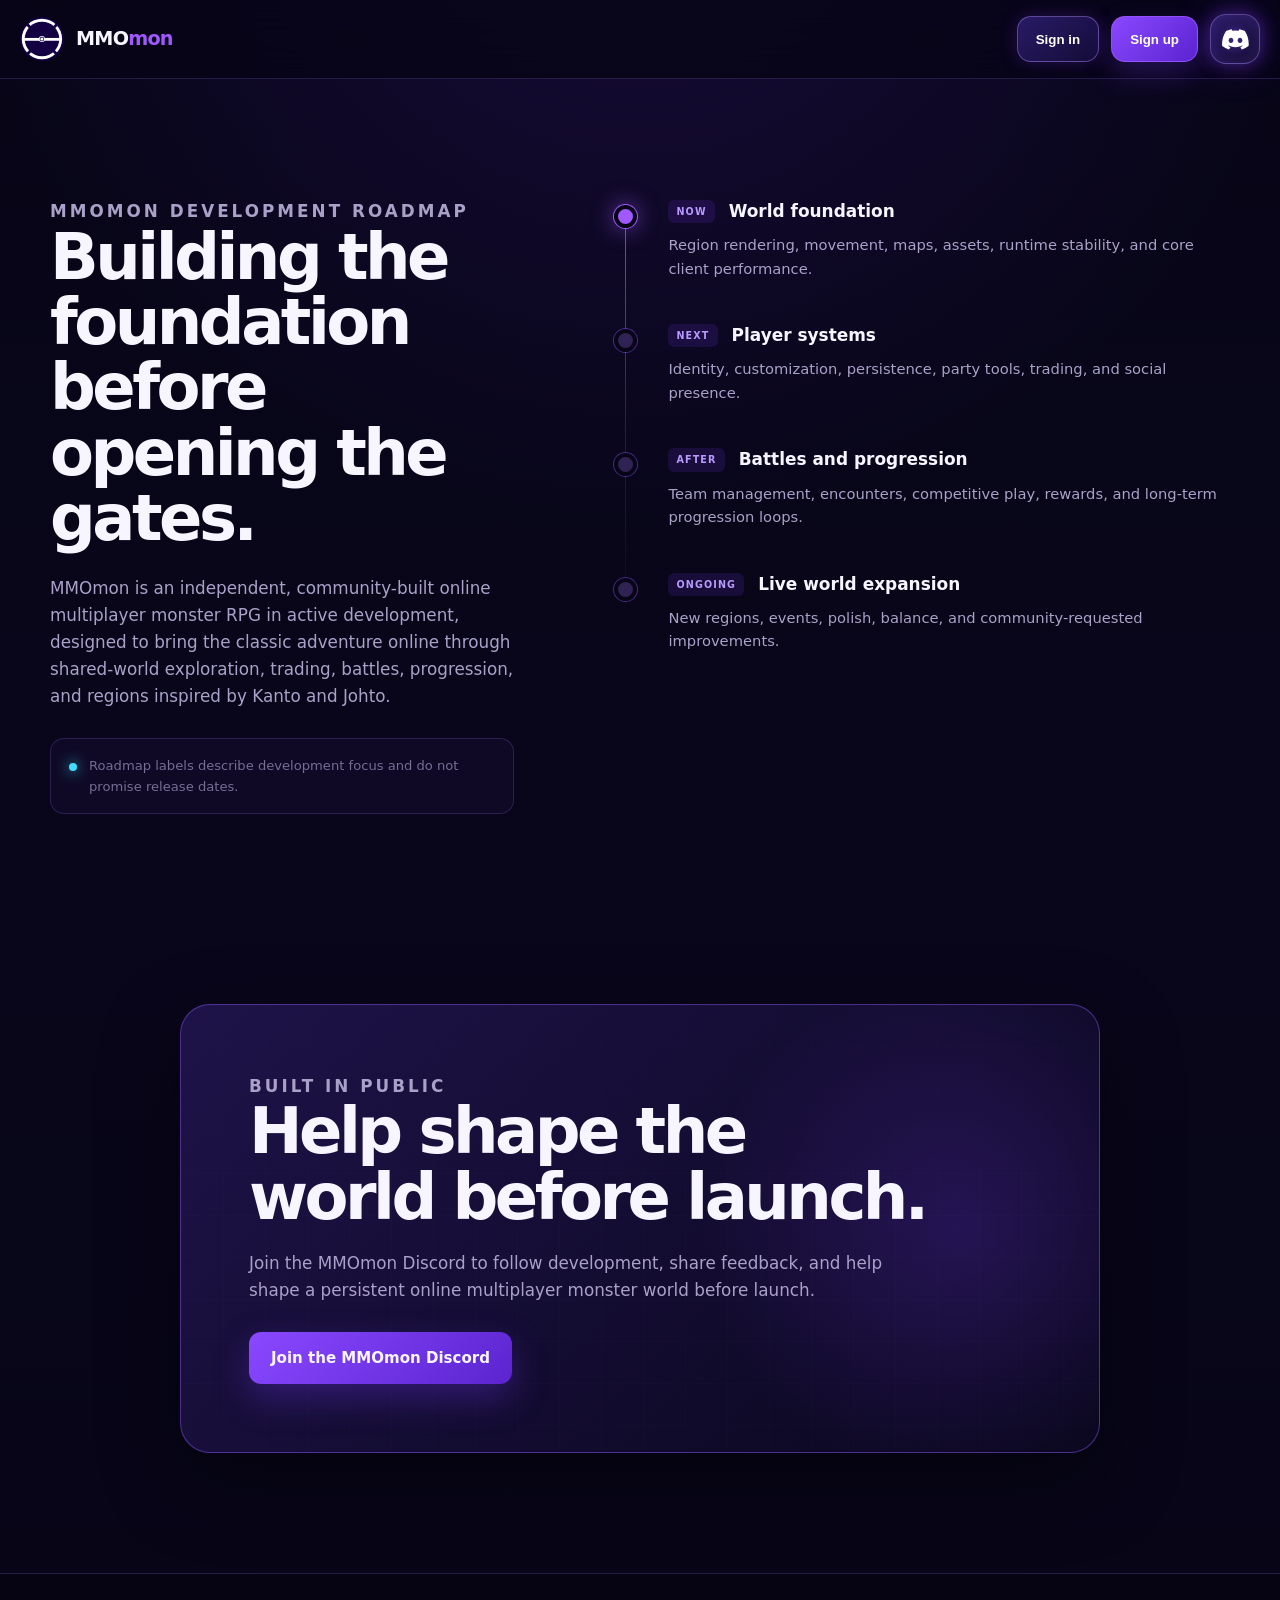
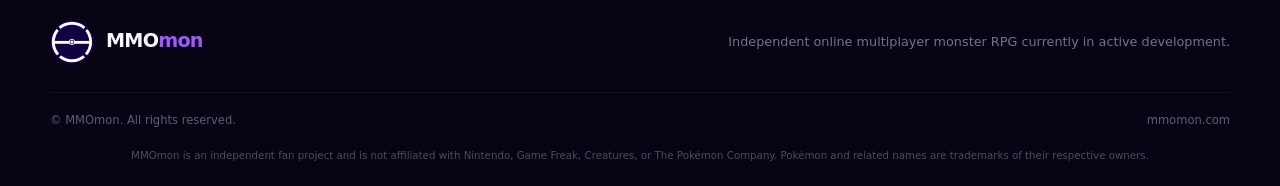
<file: index.html>
<!doctype html>
<html lang="en" prefix="og: https://ogp.me/ns#">
<head>
  <meta charset="utf-8">
  <meta name="viewport" content="width=device-width,initial-scale=1,viewport-fit=cover">
  <meta name="theme-color" content="#09061d">
  <meta name="color-scheme" content="dark">
  <meta name="referrer" content="strict-origin-when-cross-origin">
  <meta http-equiv="Content-Security-Policy" content="default-src 'self'; connect-src https://mmomon-edge-authority.ajis90.workers.dev; img-src 'self' data:; style-src 'self' 'unsafe-inline'; script-src 'self' 'unsafe-inline'; object-src 'none'; base-uri 'self'; form-action 'self'; upgrade-insecure-requests">
  <meta name="robots" content="index,follow,max-image-preview:large,max-snippet:-1,max-video-preview:-1">
  <meta name="googlebot" content="index,follow,max-image-preview:large,max-snippet:-1,max-video-preview:-1">
  <meta name="application-name" content="MMOmon">
  <meta name="apple-mobile-web-app-title" content="MMOmon">
  <meta name="author" content="MMOmon">
  <meta name="description" content="MMOmon is an independent online multiplayer monster RPG in active development, featuring shared-world exploration, trading, battles, progression, and classic-style regions.">
  <meta name="keywords" content="MMOmon, MMO, MMORPG, online, multiplayer, mon, monster MMO, monster RPG, monster catching, creature collecting, online RPG, multiplayer RPG, classic adventure online, shared world, persistent world, trading, trainer battles, player progression, fan game, poke, Pokemon, Pokémon, HeartGold, Heart Gold, SoulSilver, Soul Silver, FireRed, Fire Red, Kanto, Johto, desktop game, PC game">

  <meta property="og:locale" content="en_US">
  <meta property="og:site_name" content="MMOmon">
  <meta property="og:title" content="MMOmon | Play the Classic Monster Adventure Online">
  <meta property="og:description" content="Follow MMOmon development and help shape an online multiplayer monster RPG with trading, battles, progression, and shared-world exploration.">
  <meta property="og:type" content="website">
  <meta property="og:url" content="https://mmomon.com/">
  <meta property="og:updated_time" content="2026-07-19T00:00:00Z">
  <meta property="og:image" content="https://mmomon.com/assets/mmomon-discord-card-hq-v7.png">
  <meta property="og:image:secure_url" content="https://mmomon.com/assets/mmomon-discord-card-hq-v7.png">
  <meta property="og:image:type" content="image/png">
  <meta property="og:image:width" content="1200">
  <meta property="og:image:height" content="630">
  <meta property="og:image:alt" content="MMOmon — Play the classic adventure online">

  <meta name="twitter:card" content="summary_large_image">
  <meta name="twitter:domain" content="mmomon.com">
  <meta name="twitter:url" content="https://mmomon.com/">
  <meta name="twitter:title" content="MMOmon | Play the Classic Monster Adventure Online">
  <meta name="twitter:description" content="Follow MMOmon development and help shape an online multiplayer monster RPG with a persistent shared world.">
  <meta name="twitter:image" content="https://mmomon.com/assets/mmomon-discord-card-hq-v7.png">
  <meta name="twitter:image:alt" content="MMOmon — Play the classic adventure online">

  <title>MMOmon | Play the Classic Monster Adventure Online</title>
  <link rel="canonical" href="https://mmomon.com/">
  <link rel="image_src" href="https://mmomon.com/assets/mmomon-discord-card-hq-v7.png">
  <link rel="sitemap" type="application/xml" href="https://mmomon.com/sitemap.xml">
  <link rel="icon" type="image/x-icon" href="favicon.ico?v=258" sizes="256x256">
  <link rel="shortcut icon" type="image/x-icon" href="favicon.ico?v=258">
  <link rel="icon" type="image/svg+xml" href="assets/mmomon-logo.svg?v=4">
  <link rel="manifest" href="site.webmanifest">
  <link rel="preload" href="assets/mmomon-logo.svg?v=4" as="image" type="image/svg+xml" fetchpriority="high">

  <script type="application/ld+json">
  {
    "@context": "https://schema.org",
    "@graph": [
      {
        "@type": "Organization",
        "@id": "https://mmomon.com/#organization",
        "name": "MMOmon",
        "url": "https://mmomon.com/",
        "logo": {
          "@type": "ImageObject",
          "url": "https://mmomon.com/assets/mmomon-logo.svg",
          "width": 103,
          "height": 103
        },
        "sameAs": ["https://discord.gg/MdqeHNfyNx"]
      },
      {
        "@type": "VideoGame",
        "@id": "https://mmomon.com/#game",
        "name": "MMOmon",
        "url": "https://mmomon.com/",
        "description": "An independent online multiplayer monster RPG in active development, bringing classic-style adventures, trading, battles, progression, and shared-world exploration online.",
        "genre": ["MMORPG", "Monster-catching RPG", "Multiplayer role-playing game", "Adventure"],
        "gamePlatform": "PC",
        "operatingSystem": "Windows",
        "publisher": {"@id": "https://mmomon.com/#organization"},
        "image": "https://mmomon.com/assets/mmomon-discord-card-hq-v7.png",
        "keywords": ["MMOmon", "MMO", "online multiplayer", "monster RPG", "monster catching", "creature collecting", "persistent shared world", "trading", "trainer battles", "Kanto", "Johto", "HeartGold", "SoulSilver", "FireRed", "Pokemon", "Pokémon"],
        "inLanguage": "en-US"
      },
      {
        "@type": "WebSite",
        "@id": "https://mmomon.com/#website",
        "url": "https://mmomon.com/",
        "name": "MMOmon",
        "alternateName": "MMOmon Online Multiplayer Monster RPG",
        "description": "The official website for MMOmon, an independent online multiplayer monster RPG in active development.",
        "publisher": {"@id": "https://mmomon.com/#organization"},
        "inLanguage": "en-US"
      },
      {
        "@type": "WebPage",
        "@id": "https://mmomon.com/#webpage",
        "url": "https://mmomon.com/",
        "name": "MMOmon | Play the Classic Monster Adventure Online",
        "description": "MMOmon is an independent online multiplayer monster RPG featuring a persistent shared world, player progression, trading, battles, and expanding regions.",
        "isPartOf": {"@id": "https://mmomon.com/#website"},
        "about": {"@id": "https://mmomon.com/#game"},
        "mainEntity": {"@id": "https://mmomon.com/#game"},
        "primaryImageOfPage": {
          "@type": "ImageObject",
          "url": "https://mmomon.com/assets/mmomon-discord-card-hq-v7.png",
          "width": 1200,
          "height": 630
        },
        "dateModified": "2026-07-19",
        "inLanguage": "en-US"
      }
    ]
  }
  </script>

  <script>
    if ('scrollRestoration' in history) history.scrollRestoration = 'manual';
    addEventListener('pageshow', () => {
      const navigation = performance.getEntriesByType?.('navigation')[0];
      if (!navigation || navigation.type === 'reload') scrollTo(0, 0);
    }, { once: true });
  </script>
  <link rel="stylesheet" href="/account-portal.css?v=4">
  <style>
    :root{--bg:#070516;--line:rgba(157,120,255,.2);--line2:rgba(145,86,255,.46);--text:#f7f5ff;--muted:#aaa1c8;--muted2:#776e94;--violet:#a058ff;--cyan:#42dcff;--max:1180px;--shadow:0 28px 80px rgba(0,0,0,.42)}
    *{box-sizing:border-box}
    html{scroll-behavior:smooth;background:var(--bg)}
    body{margin:0;min-width:320px;color:var(--text);font:16px/1.6 Inter,ui-sans-serif,system-ui,-apple-system,BlinkMacSystemFont,"Segoe UI",sans-serif;background:radial-gradient(circle at 50% -10%,rgba(94,43,210,.2),transparent 34%),linear-gradient(180deg,#070516 0%,#09061b 45%,#070516 100%);overflow-x:hidden}
    body:before,body:after{content:"";position:fixed;z-index:-1;width:42vw;aspect-ratio:1;border-radius:50%;filter:blur(100px);pointer-events:none}
    body:before{left:-20vw;top:12vh;background:#7d3cff;opacity:.14}
    body:after{right:-24vw;bottom:-28vw;background:#42dcff;opacity:.07}
    img,svg{display:block}a{color:inherit;text-decoration:none}.shell{width:min(calc(100% - 40px),var(--max));margin-inline:auto}
    .skip{position:fixed;left:16px;top:-80px;z-index:999;padding:12px 18px;border-radius:12px;background:#fff;color:#100832;font-weight:800}.skip:focus{top:16px}
    header{position:fixed;inset:0 0 auto;z-index:100;background:rgba(7,5,22,.78);border-bottom:1px solid var(--line);backdrop-filter:blur(18px);-webkit-backdrop-filter:blur(18px)}
    .nav{width:min(calc(100% - 40px),1320px);height:78px;margin:auto;display:grid;grid-template-columns:1fr auto;align-items:center;gap:28px}
    .brand{display:inline-flex;align-items:center;gap:12px;width:max-content;font-size:1.2rem;font-weight:900;letter-spacing:-.04em}.brand img{width:44px;height:44px;object-fit:contain}.brand span span{color:var(--violet)}
    .discord{position:relative;display:grid;place-items:center;width:50px;height:50px;border:1px solid rgba(180,145,255,.42);border-radius:16px;color:#fff;background:linear-gradient(145deg,rgba(106,70,255,.34),rgba(67,37,151,.25));box-shadow:0 0 18px rgba(125,60,255,.44),0 0 42px rgba(125,60,255,.24),inset 0 0 18px rgba(170,130,255,.12);transition:.2s ease}
    .discord:before{content:"";position:absolute;inset:7px;border-radius:11px;background:radial-gradient(circle,rgba(144,104,255,.28),transparent 68%)}.discord svg{position:relative;width:27px;height:27px}.discord:hover,.discord:focus-visible{transform:translateY(-2px) scale(1.04);border-color:rgba(206,184,255,.75);box-shadow:0 0 24px rgba(137,79,255,.7),0 0 58px rgba(103,55,230,.38),inset 0 0 20px rgba(190,155,255,.18);outline:none}
    main{padding-top:78px}.section{position:relative;padding:120px 0}.roadmap{display:grid;grid-template-columns:.86fr 1.14fr;gap:100px;align-items:start}.copy{position:sticky;top:130px}.eyebrow{margin:0 0 22px;color:#bca9e8;font-size:.78rem;font-weight:900;letter-spacing:.18em;text-transform:uppercase}.copy h1,.community h2{margin:0 0 24px;font-size:clamp(2.3rem,5vw,4.5rem);line-height:1.02;letter-spacing:-.055em}.copy>p,.community p{margin:0;color:var(--muted);font-size:1.05rem}.notice{display:flex;gap:12px;margin-top:28px;padding:16px 18px;border:1px solid var(--line);border-radius:14px;background:rgba(20,13,49,.55)}.notice i{flex:0 0 8px;width:8px;height:8px;margin-top:8px;border-radius:50%;background:var(--cyan);box-shadow:0 0 14px var(--cyan)}.notice p{margin:0;color:var(--muted2);font-size:.82rem}
    .timeline{position:relative}.timeline:before{content:"";position:absolute;left:11px;top:22px;bottom:24px;width:1px;background:linear-gradient(#7d3cff,var(--line),transparent)}.item{position:relative;padding:0 0 42px 54px}.item:last-child{padding-bottom:0}.marker{position:absolute;left:0;top:7px;width:23px;height:23px;border:4px solid var(--bg);border-radius:50%;background:#302354;box-shadow:0 0 0 1px var(--line2)}.item.active .marker{background:var(--violet);box-shadow:0 0 0 1px var(--violet),0 0 22px rgba(160,88,255,.65)}.meta{display:flex;align-items:center;gap:14px;margin-bottom:8px}.meta span{padding:4px 8px;border-radius:6px;background:rgba(125,60,255,.14);color:#b89aff;font-size:.6rem;font-weight:900;letter-spacing:.12em}.meta strong{font-size:1.06rem}.item p{margin:0;color:var(--muted);font-size:.92rem}
    .community-section{padding-top:70px}.community{position:relative;max-width:920px;padding:68px;overflow:hidden;border:1px solid var(--line2);border-radius:30px;background:radial-gradient(circle at 85% 50%,rgba(125,60,255,.2),transparent 32%),linear-gradient(135deg,rgba(32,20,76,.94),rgba(10,7,29,.94));box-shadow:var(--shadow)}.community:before{content:"";position:absolute;inset:0;opacity:.25;background-image:linear-gradient(rgba(255,255,255,.04) 1px,transparent 1px),linear-gradient(90deg,rgba(255,255,255,.04) 1px,transparent 1px);background-size:42px 42px}.community-copy{position:relative;z-index:1}.community h2{max-width:680px;margin-bottom:20px}.community p{max-width:650px}.button{display:inline-flex;align-items:center;justify-content:center;min-height:52px;margin-top:28px;padding:0 22px;border-radius:12px;background:linear-gradient(135deg,#8a48ff,#5b24d0);box-shadow:0 14px 34px rgba(103,49,223,.35);font-size:.94rem;font-weight:850;transition:.2s ease}.button:hover{transform:translateY(-2px);box-shadow:0 18px 44px rgba(103,49,223,.46)}
    footer{padding:46px 0 22px;border-top:1px solid var(--line);background:rgba(5,4,15,.45)}.footer-main{display:grid;grid-template-columns:1fr 1.4fr;align-items:center;gap:30px}.footer-main p{margin:0;color:var(--muted2);font-size:.8rem;text-align:right}.footer-bottom{display:flex;justify-content:space-between;margin-top:28px;padding-top:18px;border-top:1px solid rgba(143,98,255,.1);color:#615978;font-size:.72rem}.legal{width:min(calc(100% - 40px),var(--max));margin:18px auto 0;color:#4f4964;font-size:.64rem;text-align:center}
    @media(max-width:1060px){.roadmap{grid-template-columns:1fr;gap:56px}.copy{position:static}.community{text-align:center}.community p{margin-inline:auto}.button{margin-inline:auto}}
    @media(max-width:720px){.shell,.nav{width:min(calc(100% - 28px),var(--max))}.nav{height:70px}.brand img{width:38px;height:38px}.discord{width:46px;height:46px;border-radius:14px}.discord svg{width:25px;height:25px}main{padding-top:70px}.section{padding:88px 0}.roadmap{gap:52px}.copy h1,.community h2{font-size:clamp(2.25rem,12vw,3.4rem)}.item{padding-left:46px}.community-section{padding-top:30px}.community{padding:42px 22px;border-radius:24px}.button{width:100%}.footer-main{grid-template-columns:1fr;text-align:center}.footer-main .brand{margin-inline:auto}.footer-main p{text-align:center}.footer-bottom{gap:14px;flex-direction:column;align-items:center}.legal{width:min(calc(100% - 28px),var(--max))}}
    @media(prefers-reduced-motion:reduce){html{scroll-behavior:auto}*{transition:none!important}}

    .nav-actions{display:flex;align-items:center;gap:12px}.account-button{min-height:46px;padding:0 18px;border:1px solid rgba(180,145,255,.42);border-radius:14px;color:#fff;background:linear-gradient(145deg,rgba(106,70,255,.34),rgba(67,37,151,.25));font-weight:850;cursor:pointer;box-shadow:0 0 18px rgba(125,60,255,.24);transition:.2s ease}.account-button:hover,.account-button:focus-visible{transform:translateY(-2px);border-color:rgba(206,184,255,.75);outline:none}.account-button-primary{border-color:rgba(160,88,255,.78);background:linear-gradient(135deg,#8a48ff,#5b24d0);box-shadow:0 12px 28px rgba(103,49,223,.3)}.account-profile-button{position:relative;display:grid;place-items:center;width:46px;height:46px;padding:0;border:1px solid rgba(98,224,255,.58);border-radius:50%;color:#eefcff;background:radial-gradient(circle at 34% 26%,rgba(103,225,255,.34),transparent 38%),linear-gradient(145deg,#4d2cae,#211250);box-shadow:0 0 22px rgba(66,220,255,.2),0 10px 28px rgba(23,9,70,.34);cursor:pointer;transition:.2s ease}.account-profile-button[hidden]{display:none!important}.account-profile-button svg{width:23px;height:23px;fill:currentColor}.account-profile-button:hover,.account-profile-button:focus-visible{transform:translateY(-2px) scale(1.03);border-color:rgba(191,247,255,.92);box-shadow:0 0 28px rgba(66,220,255,.34),0 12px 30px rgba(23,9,70,.42);outline:none}.account-profile-status{position:absolute;right:0;bottom:1px;width:12px;height:12px;border:2px solid #120b31;border-radius:50%;background:#55e6a5;box-shadow:0 0 10px rgba(85,230,165,.8)}
    .account-dialog{width:min(92vw,540px);max-height:min(88vh,760px);padding:0;border:1px solid var(--line2);border-radius:26px;color:var(--text);background:transparent;box-shadow:0 34px 100px rgba(0,0,0,.68);overflow:auto}.account-dialog::backdrop{background:rgba(3,2,12,.78);backdrop-filter:blur(8px)}.account-panel{position:relative;padding:34px;background:radial-gradient(circle at 90% 0,rgba(125,60,255,.24),transparent 35%),linear-gradient(145deg,#17103b,#09071f)}.account-close{position:absolute;right:16px;top:14px;width:40px;height:40px;border:0;border-radius:12px;color:var(--muted);background:rgba(255,255,255,.05);font-size:1.65rem;line-height:1;cursor:pointer}.account-close:hover,.account-close:focus-visible{color:#fff;background:rgba(255,255,255,.1);outline:none}.account-panel h2{margin:0 34px 12px 0;font-size:clamp(1.7rem,5vw,2.35rem);line-height:1.08;letter-spacing:-.04em}.account-intro,.account-note,.account-session p{color:var(--muted);font-size:.9rem}.account-tabs{display:grid;grid-template-columns:1fr 1fr;gap:8px;margin:24px 0 16px;padding:5px;border:1px solid var(--line);border-radius:14px;background:rgba(255,255,255,.025)}.account-tabs button{min-height:42px;border:0;border-radius:10px;color:var(--muted);background:transparent;font-weight:800;cursor:pointer}.account-tabs button[aria-selected="true"]{color:#fff;background:linear-gradient(135deg,rgba(138,72,255,.86),rgba(91,36,208,.86));box-shadow:0 8px 24px rgba(81,38,177,.28)}.account-status{min-height:24px;margin:0 0 10px;color:#b9edff;font-size:.84rem}.account-status.is-error{color:#ffb7cb}.account-form[hidden]{display:none!important}.account-form{display:grid;gap:14px}.account-form label{display:grid;gap:7px;color:#dcd5f3;font-size:.82rem;font-weight:750}.account-form input{width:100%;height:48px;padding:0 14px;border:1px solid var(--line);border-radius:12px;color:#fff;background:rgba(4,3,15,.68);outline:none}.account-form input:focus{border-color:rgba(160,88,255,.8);box-shadow:0 0 0 3px rgba(160,88,255,.16)}.account-submit{min-height:48px;margin-top:4px;border:0;border-radius:12px;color:#fff;background:linear-gradient(135deg,#8a48ff,#5b24d0);font-weight:850;cursor:pointer;box-shadow:0 12px 30px rgba(103,49,223,.3)}.account-submit:disabled{opacity:.55;cursor:wait}.account-actions{display:flex;align-items:center;justify-content:space-between;gap:12px;margin-top:2px}.account-link{padding:4px 0;border:0;color:#b9a8e8;background:transparent;font:inherit;font-size:.78rem;font-weight:750;cursor:pointer;text-decoration:underline;text-underline-offset:3px}.account-link:hover,.account-link:focus-visible{color:#fff;outline:none}.account-session{padding:18px;border:1px solid rgba(66,220,255,.24);border-radius:16px;background:rgba(66,220,255,.05)}.account-profile-summary{display:flex;align-items:center;gap:13px;margin-bottom:14px}.account-profile-avatar{display:grid;place-items:center;flex:0 0 auto;width:48px;height:48px;border:1px solid rgba(127,232,255,.5);border-radius:50%;color:#eefcff;background:linear-gradient(145deg,rgba(99,65,219,.92),rgba(37,20,91,.94));box-shadow:0 0 20px rgba(66,220,255,.17)}.account-profile-avatar svg{width:24px;height:24px;fill:currentColor}.account-profile-copy{min-width:0}.account-profile-label{display:block;margin-bottom:3px;color:#8de9ff;font-size:.7rem;font-weight:850;letter-spacing:.12em;text-transform:uppercase}.account-profile-copy strong{display:block;overflow:hidden;color:#fff;font-size:.93rem;text-overflow:ellipsis;white-space:nowrap}.account-session p{margin:0 0 8px}.account-session strong{color:#fff}.account-logout{width:100%;margin-top:12px}.account-note{margin:18px 0 0;font-size:.74rem;color:var(--muted2)}
    @media(max-width:560px){.account-button{padding:0 12px}.account-panel{padding:28px 20px}.account-dialog{border-radius:22px}.nav-actions{gap:8px}}
  </style>
</head>
<body>
  <a class="skip" href="#main">Skip to content</a>
  <header>
    <div class="nav">
      <a class="brand" href="/" aria-label="MMOmon home">
        <img src="assets/mmomon-logo.svg?v=4" alt="" width="44" height="44" fetchpriority="high" decoding="async">
        <span>MMO<span>mon</span></span>
      </a>
      <div class="nav-actions">
        <button class="account-button" type="button" data-account-open="login" aria-haspopup="dialog">Sign in</button>
        <button class="account-button account-button-primary" type="button" data-account-open="register" aria-haspopup="dialog">Sign up</button>
        <div class="profile-control" data-profile-control hidden>
          <button class="account-profile-button" type="button" data-account-profile aria-haspopup="menu" aria-expanded="false" aria-label="Open account menu" title="Account menu">
            <svg viewBox="0 0 24 24" aria-hidden="true"><path d="M12 12.25a4.75 4.75 0 1 0 0-9.5 4.75 4.75 0 0 0 0 9.5Zm0 2c-4.55 0-8.25 2.58-8.25 5.75 0 .69.56 1.25 1.25 1.25h14c.69 0 1.25-.56 1.25-1.25 0-3.17-3.7-5.75-8.25-5.75Z"/></svg>
            <span class="account-profile-status" aria-hidden="true"></span>
          </button>
          <div class="profile-dropdown" data-profile-menu role="menu" hidden>
            <div class="profile-dropdown-head"><span class="profile-dropdown-avatar" aria-hidden="true"><svg viewBox="0 0 24 24"><path d="M12 12.25a4.75 4.75 0 1 0 0-9.5 4.75 4.75 0 0 0 0 9.5Zm0 2c-4.55 0-8.25 2.58-8.25 5.75 0 .69.56 1.25 1.25 1.25h14c.69 0 1.25-.56 1.25-1.25 0-3.17-3.7-5.75-8.25-5.75Z"/></svg></span><span class="profile-dropdown-copy"><span class="profile-dropdown-label">MMOmon account</span><strong class="profile-dropdown-email" data-profile-identity>Signed in</strong></span></div>
            <nav class="profile-dropdown-nav" aria-label="Account menu">
              <a class="profile-dropdown-item" href="/profile/" role="menuitem"><svg viewBox="0 0 24 24" aria-hidden="true"><path d="M12 12a5 5 0 1 0 0-10 5 5 0 0 0 0 10Zm-9 9a9 9 0 0 1 18 0v1H3v-1Z"/></svg>Profile</a>
              <a class="profile-dropdown-item" href="/settings/" role="menuitem"><svg viewBox="0 0 24 24" aria-hidden="true"><path d="m19.4 13 .1-1-.1-1 2.1-1.6-2-3.4-2.6 1a8 8 0 0 0-1.7-1L14.8 3h-4l-.4 2.9a8 8 0 0 0-1.7 1L6 6 4 9.4 6.2 11l-.1 1 .1 1L4 14.6 6 18l2.7-1a8 8 0 0 0 1.7 1l.4 3h4l.4-3a8 8 0 0 0 1.7-1l2.6 1 2-3.4L19.4 13ZM12.8 15.5a3.5 3.5 0 1 1 0-7 3.5 3.5 0 0 1 0 7Z"/></svg>Settings</a>
              <button class="profile-dropdown-item is-danger" type="button" data-profile-logout role="menuitem"><svg viewBox="0 0 24 24" aria-hidden="true"><path d="M10 3H4v18h6v-2H6V5h4V3Zm5.6 4.6L14.2 9l2 2H9v2h7.2l-2 2 1.4 1.4L20 12l-4.4-4.4Z"/></svg>Sign out</button>
            </nav>
          </div>
        </div>
        <a class="discord" href="https://discord.gg/MdqeHNfyNx" target="_blank" rel="me noopener noreferrer" aria-label="Join MMOmon on Discord" title="Join MMOmon on Discord">
          <svg viewBox="0 0 24 24" aria-hidden="true"><path fill="currentColor" d="M20.317 4.37a19.8 19.8 0 0 0-4.885-1.515c-.212.375-.46.882-.63 1.267a18.27 18.27 0 0 0-5.601 0 12.6 12.6 0 0 0-.64-1.267A19.74 19.74 0 0 0 3.677 4.37C.588 8.958-.247 13.434.171 17.847a19.9 19.9 0 0 0 5.993 3.03c.48-.655.91-1.35 1.28-2.08a12.9 12.9 0 0 1-2.018-.966c.17-.124.336-.253.497-.387 3.892 1.797 8.112 1.797 11.958 0 .162.134.328.263.497.387-.64.378-1.315.702-2.02.967.37.728.798 1.423 1.28 2.079a19.85 19.85 0 0 0 5.993-3.03c.49-5.113-.838-9.548-3.314-13.477ZM8.02 15.18c-1.17 0-2.126-1.08-2.126-2.405 0-1.326.936-2.406 2.126-2.406 1.2 0 2.145 1.09 2.126 2.406 0 1.325-.936 2.405-2.126 2.405Zm7.974 0c-1.17 0-2.126-1.08-2.126-2.405 0-1.326.936-2.406 2.126-2.406 1.2 0 2.145 1.09 2.126 2.406 0 1.325-.936 2.405-2.126 2.405Z"/></svg>
        </a>
      </div>
    </div>
  </header>

  <main id="main">
    <section class="section" id="roadmap">
      <div class="shell roadmap">
        <div class="copy">
          <p class="eyebrow">MMOmon development roadmap</p>
          <h1>Building the foundation before opening the gates.</h1>
          <p>MMOmon is an independent, community-built online multiplayer monster RPG in active development, designed to bring the classic adventure online through shared-world exploration, trading, battles, progression, and regions inspired by Kanto and Johto.</p>
          <div class="notice"><i></i><p>Roadmap labels describe development focus and do not promise release dates.</p></div>
        </div>
        <div class="timeline">
          <article class="item active"><span class="marker"></span><div class="meta"><span>NOW</span><strong>World foundation</strong></div><p>Region rendering, movement, maps, assets, runtime stability, and core client performance.</p></article>
          <article class="item"><span class="marker"></span><div class="meta"><span>NEXT</span><strong>Player systems</strong></div><p>Identity, customization, persistence, party tools, trading, and social presence.</p></article>
          <article class="item"><span class="marker"></span><div class="meta"><span>AFTER</span><strong>Battles and progression</strong></div><p>Team management, encounters, competitive play, rewards, and long-term progression loops.</p></article>
          <article class="item"><span class="marker"></span><div class="meta"><span>ONGOING</span><strong>Live world expansion</strong></div><p>New regions, events, polish, balance, and community-requested improvements.</p></article>
        </div>
      </div>
    </section>

    <section class="section community-section" id="community">
      <div class="shell community">
        <div class="community-copy">
          <p class="eyebrow">Built in public</p>
          <h2>Help shape the world before launch.</h2>
          <p>Join the MMOmon Discord to follow development, share feedback, and help shape a persistent online multiplayer monster world before launch.</p>
          <a class="button" href="https://discord.gg/MdqeHNfyNx" target="_blank" rel="me noopener noreferrer">Join the MMOmon Discord</a>
        </div>
      </div>
    </section>
  </main>

  <footer>
    <div class="shell footer-main">
      <a class="brand" href="/" aria-label="MMOmon home"><img src="assets/mmomon-logo.svg?v=4" alt="" width="40" height="40" loading="lazy" decoding="async"><span>MMO<span>mon</span></span></a>
      <p>Independent online multiplayer monster RPG currently in active development.</p>
    </div>
    <div class="shell footer-bottom"><span>© MMOmon. All rights reserved.</span><span>mmomon.com</span></div>
    <p class="legal">MMOmon is an independent fan project and is not affiliated with Nintendo, Game Freak, Creatures, or The Pokémon Company. Pokémon and related names are trademarks of their respective owners.</p>
  </footer>

  <dialog class="account-dialog" data-account-dialog aria-labelledby="account-title">
    <div class="account-panel">
      <button class="account-close" type="button" data-account-close aria-label="Close account window">&times;</button>
      <p class="eyebrow">MMOmon account</p>
      <h2 id="account-title">Your account follows you into the game.</h2>
      <p class="account-intro">Create one MMOmon account with your email and password. Choose your profile name inside the game client.</p>

      <div class="account-tabs" role="tablist" aria-label="Account action">
        <button type="button" role="tab" aria-selected="true" data-auth-tab="login">Sign in</button>
        <button type="button" role="tab" aria-selected="false" data-auth-tab="register">Create account</button>
      </div>

      <p class="account-status" data-account-status role="status" aria-live="polite"></p>

      <form class="account-form" data-auth-form="login">
        <label>Email<input name="email" type="email" autocomplete="email" maxlength="254" required></label>
        <label>Password<input name="password" type="password" autocomplete="current-password" minlength="10" maxlength="128" required></label>
        <button class="account-submit" type="submit">Sign in</button>
        <div class="account-divider"><span>or</span></div>
        <button class="discord-auth-button" type="button" data-discord-auth="login"><svg viewBox="0 0 24 24" aria-hidden="true"><path d="M20.3 4.4a19.8 19.8 0 0 0-4.9-1.5c-.2.4-.5.9-.6 1.3a18.3 18.3 0 0 0-5.6 0c-.2-.4-.4-.9-.6-1.3a19.8 19.8 0 0 0-4.9 1.5C.6 9-.2 13.4.2 17.8a19.9 19.9 0 0 0 6 3c.5-.7.9-1.4 1.3-2.1-.7-.3-1.4-.6-2-.9l.5-.4c3.9 1.8 8.1 1.8 12 0l.5.4c-.6.4-1.3.7-2 .9.4.7.8 1.4 1.3 2.1a19.9 19.9 0 0 0 6-3c.4-5.1-.9-9.5-3.5-13.4ZM8 15.2c-1.2 0-2.1-1.1-2.1-2.4s.9-2.4 2.1-2.4 2.1 1.1 2.1 2.4-.9 2.4-2.1 2.4Zm8 0c-1.2 0-2.1-1.1-2.1-2.4s.9-2.4 2.1-2.4 2.1 1.1 2.1 2.4-.9 2.4-2.1 2.4Z"/></svg>Sign in with Discord</button>
        <div class="account-actions">
          <button class="account-link" type="button" data-auth-action="forgot" hidden>Forgot password?</button>
          <button class="account-link" type="button" data-auth-action="resend" hidden>Resend verification email</button>
        </div>
      </form>

      <form class="account-form" data-auth-form="register" hidden>
        <label>Email<input name="email" type="email" autocomplete="email" maxlength="254" required></label>
        <label>Password<input name="password" type="password" autocomplete="new-password" minlength="10" maxlength="128" required></label>
        <label>Confirm password<input name="confirmPassword" type="password" autocomplete="new-password" minlength="10" maxlength="128" required></label>
        <button class="account-submit" type="submit">Create account</button>
        <div class="account-divider"><span>or</span></div>
        <button class="discord-auth-button" type="button" data-discord-auth="register"><svg viewBox="0 0 24 24" aria-hidden="true"><path d="M20.3 4.4a19.8 19.8 0 0 0-4.9-1.5c-.2.4-.5.9-.6 1.3a18.3 18.3 0 0 0-5.6 0c-.2-.4-.4-.9-.6-1.3a19.8 19.8 0 0 0-4.9 1.5C.6 9-.2 13.4.2 17.8a19.9 19.9 0 0 0 6 3c.5-.7.9-1.4 1.3-2.1-.7-.3-1.4-.6-2-.9l.5-.4c3.9 1.8 8.1 1.8 12 0l.5.4c-.6.4-1.3.7-2 .9.4.7.8 1.4 1.3 2.1a19.9 19.9 0 0 0 6-3c.4-5.1-.9-9.5-3.5-13.4ZM8 15.2c-1.2 0-2.1-1.1-2.1-2.4s.9-2.4 2.1-2.4 2.1 1.1 2.1 2.4-.9 2.4-2.1 2.4Zm8 0c-1.2 0-2.1-1.1-2.1-2.4s.9-2.4 2.1-2.4 2.1 1.1 2.1 2.4-.9 2.4-2.1 2.4Z"/></svg>Create account with Discord</button>
        <p class="account-note">Discord signup also joins the official MMOmon server.</p>
      </form>

      <form class="account-form" data-auth-form="forgot" hidden>
        <label>Email<input name="email" type="email" autocomplete="email" maxlength="254" required></label>
        <button class="account-submit" type="submit">Send reset link</button>
        <button class="account-link" type="button" data-auth-action="back">Back to sign in</button>
      </form>

      <form class="account-form" data-auth-form="reset" hidden>
        <label>New password<input name="password" type="password" autocomplete="new-password" minlength="10" maxlength="128" required></label>
        <label>Confirm password<input name="confirmPassword" type="password" autocomplete="new-password" minlength="10" maxlength="128" required></label>
        <button class="account-submit" type="submit">Reset password</button>
        <button class="account-link" type="button" data-auth-action="back">Back to sign in</button>
      </form>

      <section class="account-welcome" data-account-welcome hidden>
        <span class="account-welcome-badge">Welcome to MMOmon</span>
        <h3 data-welcome-title>Your account is ready.</h3>
        <p data-welcome-copy>Your MMOmon account was created successfully. Use the same sign-in in the game client, then create your first trainer profile in-game.</p>
        <div class="account-welcome-actions"><a class="account-submit" href="/profile/">View profile</a><button class="account-submit" type="button" data-welcome-close>Continue</button></div>
      </section>

      <p class="account-note">The website never stores your password. Website sign-in is kept only for this browser tab; verification and reset links remain one-time. Profile names are created in-game.</p>
    </div>
  </dialog>

  <script src="/account-client.js?v=3" defer></script>
  <script src="/script.js?v=380" defer></script>
</body>
</html>
</file>
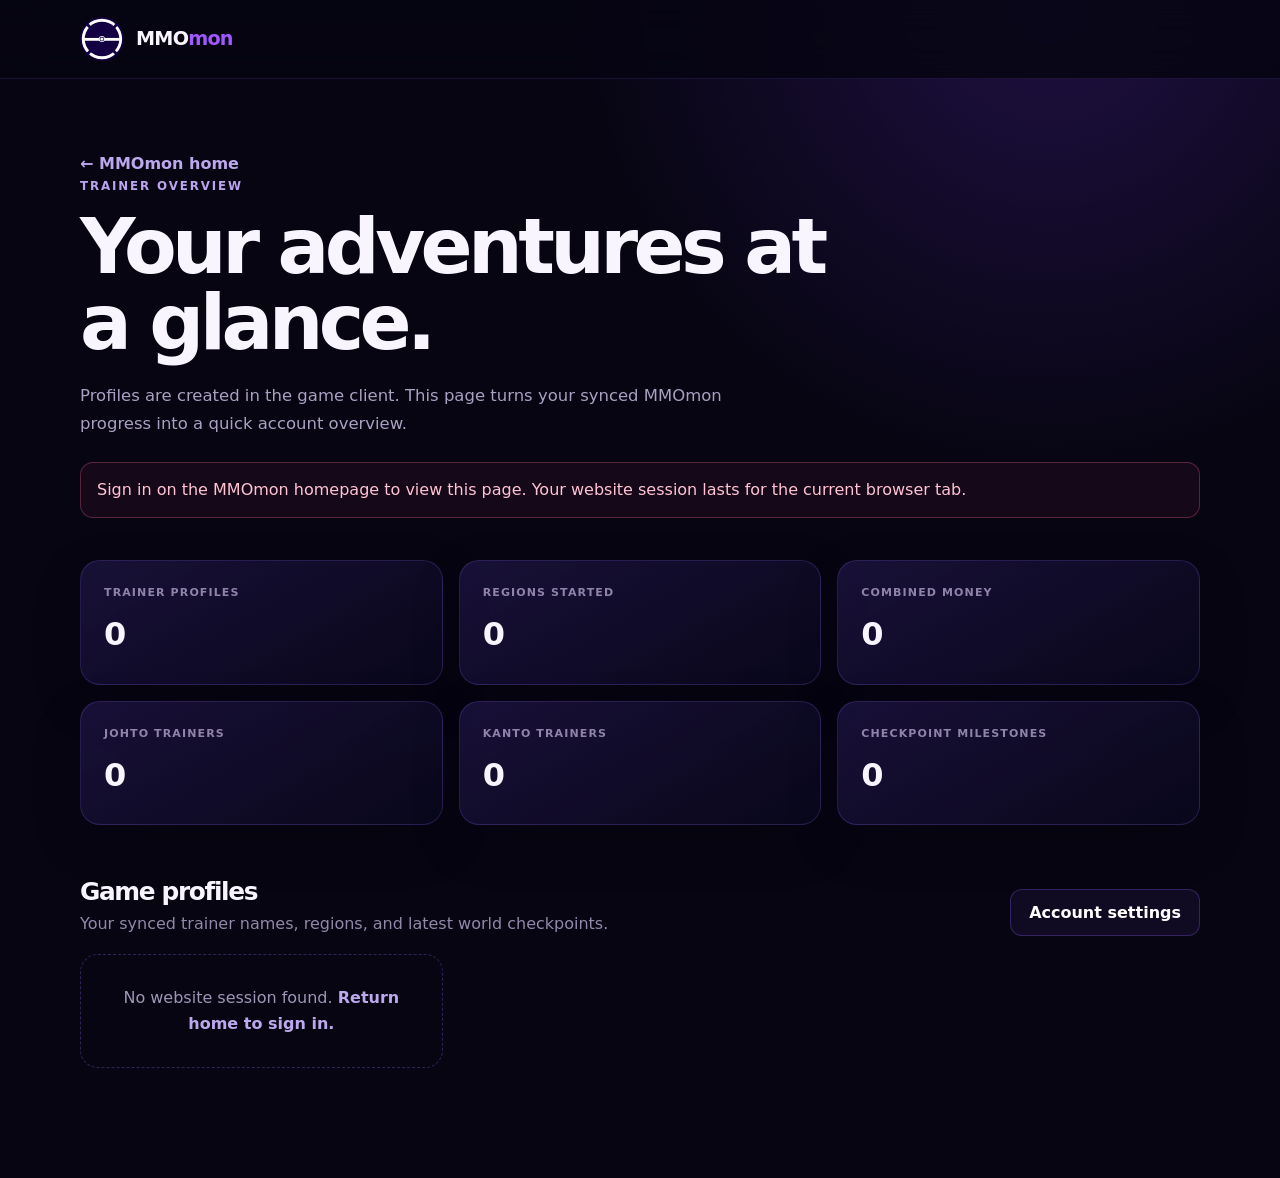
<file: profile/index.html>
<!doctype html>
<html lang="en">
<head>
  <meta charset="utf-8"><meta name="viewport" content="width=device-width,initial-scale=1">
  <meta name="theme-color" content="#09061d"><meta name="color-scheme" content="dark"><meta name="referrer" content="strict-origin-when-cross-origin">
  <meta http-equiv="Content-Security-Policy" content="default-src 'self'; connect-src https://mmomon-edge-authority.ajis90.workers.dev; img-src 'self' data:; style-src 'self'; script-src 'self'; object-src 'none'; base-uri 'self'; form-action 'self'; upgrade-insecure-requests">
  <meta name="robots" content="noindex,follow"><title>Your MMOmon Profile</title>
  <link rel="icon" href="/favicon.ico?v=258"><link rel="stylesheet" href="/styles.css?v=12"><link rel="stylesheet" href="/account-portal.css?v=4">
</head>
<body class="portal-body" data-portal-page="profile">
  <header class="portal-header"><div class="portal-nav">
    <a class="brand" href="/" aria-label="MMOmon home"><img src="/assets/mmomon-logo.svg?v=4" alt="" width="44" height="44"><span>MMO<span>mon</span></span></a>
    <div class="profile-control" data-profile-control hidden>
      <button class="account-profile-button" type="button" data-account-profile aria-haspopup="menu" aria-expanded="false" aria-label="Open account menu"><svg viewBox="0 0 24 24" aria-hidden="true"><path d="M12 12.25a4.75 4.75 0 1 0 0-9.5 4.75 4.75 0 0 0 0 9.5Zm0 2c-4.55 0-8.25 2.58-8.25 5.75 0 .69.56 1.25 1.25 1.25h14c.69 0 1.25-.56 1.25-1.25 0-3.17-3.7-5.75-8.25-5.75Z"/></svg><span class="account-profile-status"></span></button>
      <div class="profile-dropdown" data-profile-menu role="menu" hidden><div class="profile-dropdown-head"><span class="profile-dropdown-avatar"><svg viewBox="0 0 24 24"><path d="M12 12.25a4.75 4.75 0 1 0 0-9.5 4.75 4.75 0 0 0 0 9.5Zm0 2c-4.55 0-8.25 2.58-8.25 5.75 0 .69.56 1.25 1.25 1.25h14c.69 0 1.25-.56 1.25-1.25 0-3.17-3.7-5.75-8.25-5.75Z"/></svg></span><span class="profile-dropdown-copy"><span class="profile-dropdown-label">MMOmon account</span><strong class="profile-dropdown-email" data-profile-identity>Signed in</strong></span></div><nav class="profile-dropdown-nav"><a class="profile-dropdown-item" href="/profile/">Profile</a><a class="profile-dropdown-item" href="/settings/">Settings</a><button class="profile-dropdown-item is-danger" type="button" data-profile-logout>Sign out</button></nav></div>
    </div>
  </div></header>
  <main class="portal-main">
    <a class="portal-back" href="/">← MMOmon home</a><p class="portal-kicker">Trainer overview</p><h1 class="portal-title">Your adventures at a glance.</h1><p class="portal-lead">Profiles are created in the game client. This page turns your synced MMOmon progress into a quick account overview.</p>
    <p class="portal-status" data-portal-status hidden></p>
    <section class="portal-grid" data-stats-grid hidden>
      <article class="stat-card"><span class="stat-label">Trainer profiles</span><strong class="stat-value" data-stat="characters">0</strong></article>
      <article class="stat-card"><span class="stat-label">Regions started</span><strong class="stat-value" data-stat="regions">0</strong></article>
      <article class="stat-card"><span class="stat-label">Combined money</span><strong class="stat-value" data-stat="money">0</strong></article>
      <article class="stat-card"><span class="stat-label">Johto trainers</span><strong class="stat-value" data-stat="johto">0</strong></article>
      <article class="stat-card"><span class="stat-label">Kanto trainers</span><strong class="stat-value" data-stat="kanto">0</strong></article>
      <article class="stat-card"><span class="stat-label">Checkpoint milestones</span><strong class="stat-value" data-stat="checkpoints">0</strong></article>
    </section>
    <section class="portal-section"><div class="portal-section-head"><div><h2>Game profiles</h2><p>Your synced trainer names, regions, and latest world checkpoints.</p></div><a class="portal-button portal-button-secondary" href="/settings/">Account settings</a></div><div class="profiles-grid" data-profiles-grid><div class="empty-state">Sign in to view your MMOmon profiles.</div></div></section>
  </main>
  <script src="/account-client.js?v=3" defer></script><script src="/portal.js?v=4" defer></script>
</body></html>
</file>
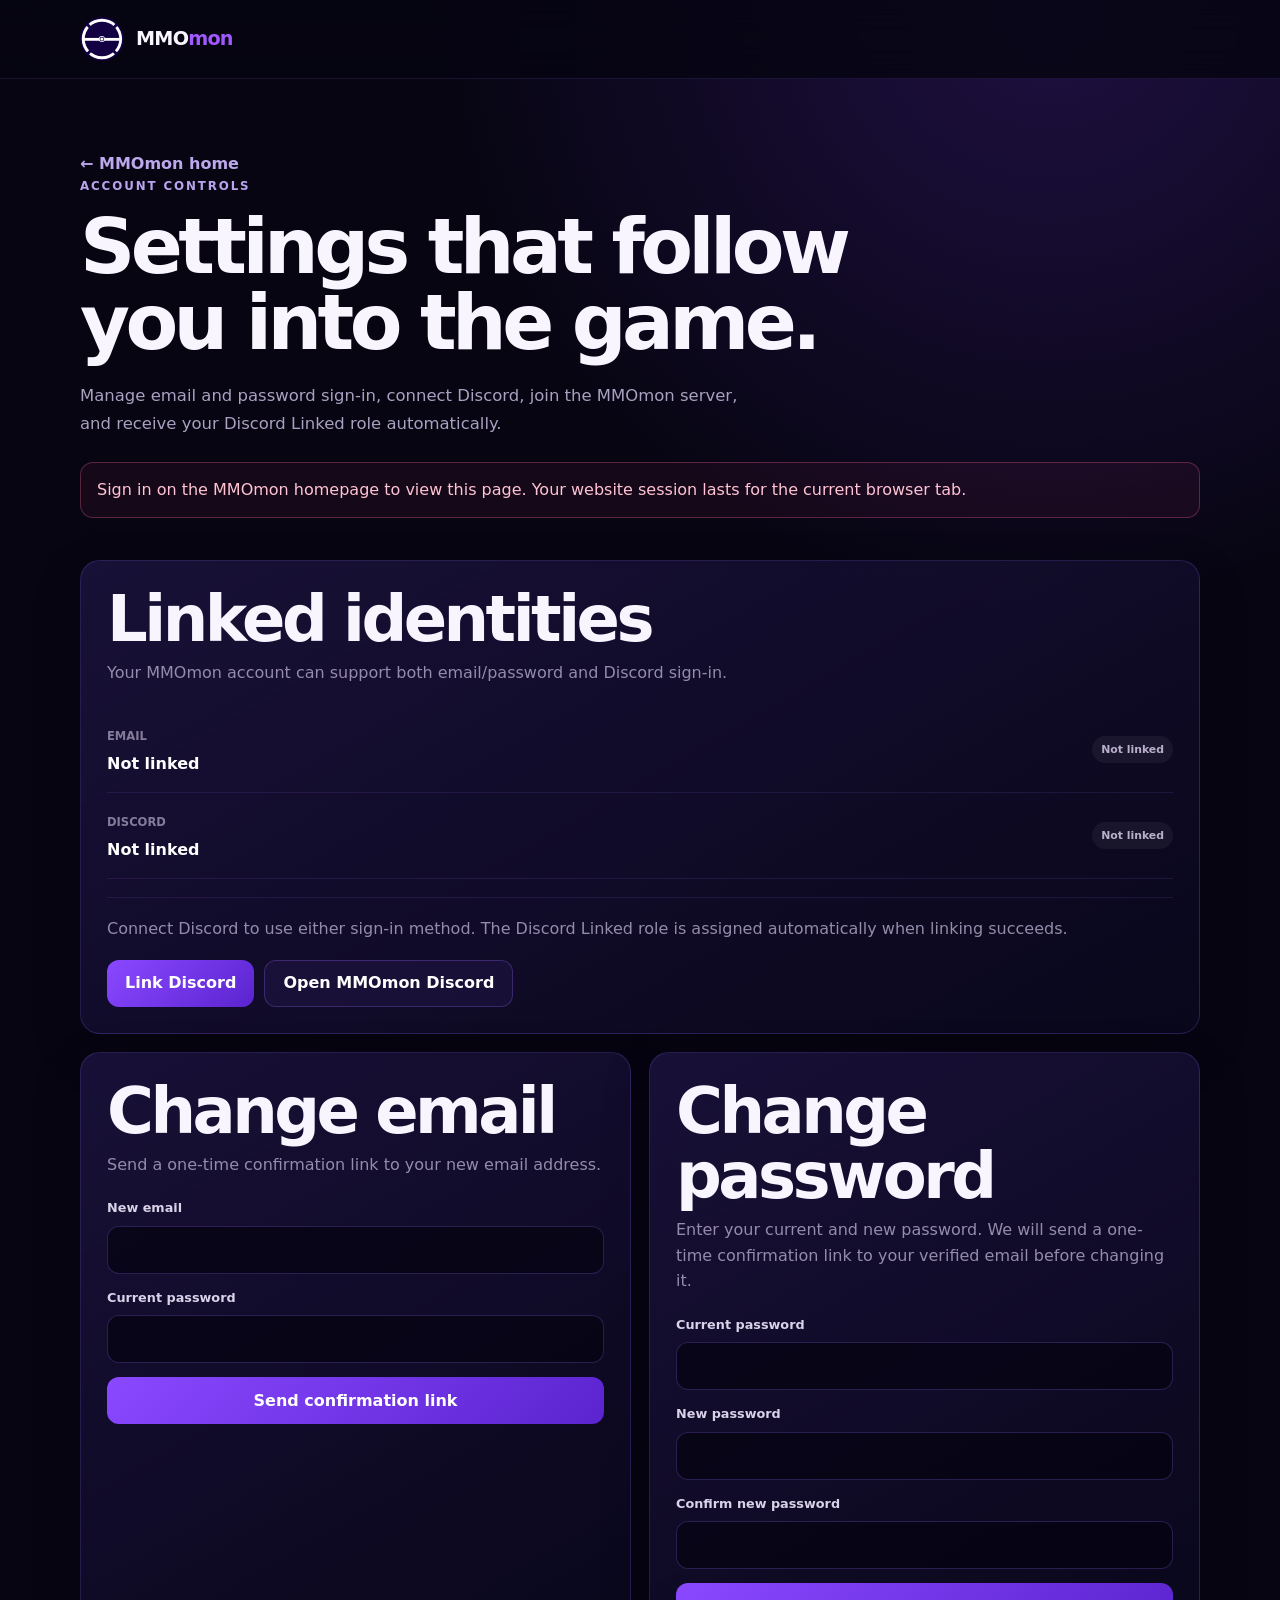
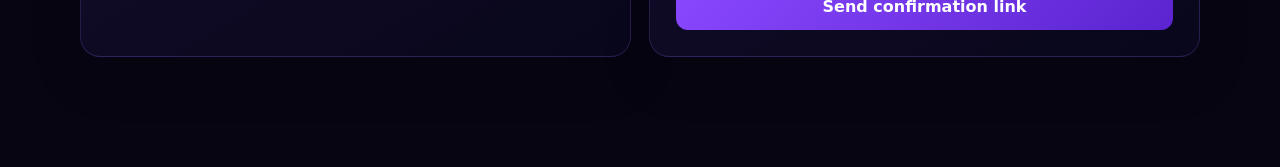
<file: settings/index.html>
<!doctype html>
<html lang="en">
<head>
  <meta charset="utf-8"><meta name="viewport" content="width=device-width,initial-scale=1">
  <meta name="theme-color" content="#09061d"><meta name="color-scheme" content="dark"><meta name="referrer" content="strict-origin-when-cross-origin">
  <meta http-equiv="Content-Security-Policy" content="default-src 'self'; connect-src https://mmomon-edge-authority.ajis90.workers.dev; img-src 'self' data:; style-src 'self'; script-src 'self'; object-src 'none'; base-uri 'self'; form-action 'self'; upgrade-insecure-requests">
  <meta name="robots" content="noindex,follow"><title>MMOmon Account Settings</title>
  <link rel="icon" href="/favicon.ico?v=258"><link rel="stylesheet" href="/styles.css?v=12"><link rel="stylesheet" href="/account-portal.css?v=4">
</head>
<body class="portal-body" data-portal-page="settings">
  <header class="portal-header"><div class="portal-nav"><a class="brand" href="/" aria-label="MMOmon home"><img src="/assets/mmomon-logo.svg?v=4" alt="" width="44" height="44"><span>MMO<span>mon</span></span></a><div class="profile-control" data-profile-control hidden><button class="account-profile-button" type="button" data-account-profile aria-haspopup="menu" aria-expanded="false" aria-label="Open account menu"><svg viewBox="0 0 24 24"><path d="M12 12.25a4.75 4.75 0 1 0 0-9.5 4.75 4.75 0 0 0 0 9.5Zm0 2c-4.55 0-8.25 2.58-8.25 5.75 0 .69.56 1.25 1.25 1.25h14c.69 0 1.25-.56 1.25-1.25 0-3.17-3.7-5.75-8.25-5.75Z"/></svg><span class="account-profile-status"></span></button><div class="profile-dropdown" data-profile-menu role="menu" hidden><div class="profile-dropdown-head"><span class="profile-dropdown-avatar"><svg viewBox="0 0 24 24"><path d="M12 12.25a4.75 4.75 0 1 0 0-9.5 4.75 4.75 0 0 0 0 9.5Zm0 2c-4.55 0-8.25 2.58-8.25 5.75 0 .69.56 1.25 1.25 1.25h14c.69 0 1.25-.56 1.25-1.25 0-3.17-3.7-5.75-8.25-5.75Z"/></svg></span><span class="profile-dropdown-copy"><span class="profile-dropdown-label">MMOmon account</span><strong class="profile-dropdown-email" data-profile-identity>Signed in</strong></span></div><nav class="profile-dropdown-nav"><a class="profile-dropdown-item" href="/profile/">Profile</a><a class="profile-dropdown-item" href="/settings/">Settings</a><button class="profile-dropdown-item is-danger" type="button" data-profile-logout>Sign out</button></nav></div></div></div></header>
  <main class="portal-main"><a class="portal-back" href="/">← MMOmon home</a><p class="portal-kicker">Account controls</p><h1 class="portal-title">Settings that follow you into the game.</h1><p class="portal-lead">Manage email and password sign-in, connect Discord, join the MMOmon server, and receive your Discord Linked role automatically.</p><p class="portal-status" data-portal-status hidden></p>
    <section class="settings-grid" data-settings hidden>
      <article class="portal-card portal-card-wide"><h2>Linked identities</h2><p>Your MMOmon account can support both email/password and Discord sign-in.</p><div class="identity-row"><div><span class="identity-label">Email</span><div class="identity-value" data-settings-email>Not linked</div></div><span class="identity-state off" data-email-state>Not linked</span></div><div class="identity-row"><div><span class="identity-label">Discord</span><div class="identity-value" data-settings-discord>Not linked</div></div><span class="identity-state off" data-discord-state>Not linked</span></div><div class="identity-actions"><p>Connect Discord to use either sign-in method. The Discord Linked role is assigned automatically when linking succeeds.</p><div class="discord-settings-actions"><button class="portal-button" type="button" data-discord-link>Link Discord</button><button class="portal-button portal-button-danger" type="button" data-discord-unlink hidden>Unlink Discord</button><a class="portal-button portal-button-secondary" href="https://discord.gg/MdqeHNfyNx" target="_blank" rel="noopener noreferrer">Open MMOmon Discord</a></div><p class="portal-status" data-discord-message hidden></p></div></article>
      <article class="portal-card"><h2 data-email-card-title>Change email</h2><p data-email-card-copy>Send a one-time confirmation link to your new email address.</p><form class="settings-form" data-email-form><label>New email<input name="newEmail" type="email" maxlength="254" autocomplete="email" required></label><label data-current-password-field>Current password<input name="currentPassword" type="password" maxlength="128" autocomplete="current-password"></label><label data-new-password-field hidden>Create password<input name="newPassword" type="password" minlength="10" maxlength="128" autocomplete="new-password"></label><label data-confirm-password-field hidden>Confirm password<input name="confirmPassword" type="password" minlength="10" maxlength="128" autocomplete="new-password"></label><button class="portal-button" type="submit">Send confirmation link</button></form></article>
      <article class="portal-card" data-password-card><h2>Change password</h2><p>Enter your current and new password. We will send a one-time confirmation link to your verified email before changing it.</p><form class="settings-form" data-password-form><label>Current password<input name="currentPassword" type="password" maxlength="128" autocomplete="current-password" required></label><label>New password<input name="newPassword" type="password" minlength="10" maxlength="128" autocomplete="new-password" required></label><label>Confirm new password<input name="confirmPassword" type="password" minlength="10" maxlength="128" autocomplete="new-password" required></label><button class="portal-button" type="submit">Send confirmation link</button></form></article>

    </section>
  </main>
  <script src="/account-client.js?v=3" defer></script><script src="/portal.js?v=4" defer></script>
</body></html>
</file>
<file: account-portal.css>
.profile-control{position:relative}.account-profile-button{position:relative;display:grid;place-items:center;width:46px;height:46px;padding:0;border:1px solid rgba(98,224,255,.58);border-radius:50%;color:#eefcff;background:radial-gradient(circle at 34% 26%,rgba(103,225,255,.34),transparent 38%),linear-gradient(145deg,#4d2cae,#211250);box-shadow:0 0 22px rgba(66,220,255,.2),0 10px 28px rgba(23,9,70,.34);cursor:pointer;transition:.2s ease}.account-profile-button svg{width:23px;height:23px;fill:currentColor}.account-profile-button:hover,.account-profile-button:focus-visible{transform:translateY(-2px) scale(1.03);border-color:rgba(191,247,255,.92);box-shadow:0 0 28px rgba(66,220,255,.34),0 12px 30px rgba(23,9,70,.42);outline:none}.account-profile-status{position:absolute;right:0;bottom:1px;width:12px;height:12px;border:2px solid #120b31;border-radius:50%;background:#55e6a5;box-shadow:0 0 10px rgba(85,230,165,.8)}.profile-control[hidden]{display:none!important}.account-profile-button[aria-expanded="true"]{border-color:rgba(191,247,255,.95);box-shadow:0 0 30px rgba(66,220,255,.34)}
.profile-dropdown{position:absolute;z-index:90;top:calc(100% + 12px);right:0;width:min(310px,calc(100vw - 28px));padding:10px;border:1px solid rgba(166,119,255,.38);border-radius:18px;background:linear-gradient(155deg,rgba(25,16,61,.99),rgba(8,6,24,.99));box-shadow:0 26px 70px rgba(0,0,0,.58),0 0 36px rgba(104,55,218,.18);transform-origin:top right}.profile-dropdown[hidden]{display:none!important}.profile-dropdown-head{display:flex;align-items:center;gap:12px;padding:10px 10px 14px}.profile-dropdown-avatar{display:grid;place-items:center;flex:0 0 auto;width:42px;height:42px;border:1px solid rgba(119,229,255,.48);border-radius:50%;color:#f4fbff;background:linear-gradient(145deg,#7044d7,#28135f)}.profile-dropdown-avatar svg{width:21px;height:21px;fill:currentColor}.profile-dropdown-copy{min-width:0}.profile-dropdown-label{display:block;color:#8de9ff;font-size:.64rem;font-weight:900;letter-spacing:.14em;text-transform:uppercase}.profile-dropdown-email{display:block;overflow:hidden;margin-top:3px;color:#fff;font-size:.82rem;font-weight:800;text-overflow:ellipsis;white-space:nowrap}.profile-dropdown-nav{display:grid;gap:4px;padding-top:7px;border-top:1px solid rgba(164,120,255,.18)}.profile-dropdown-item{display:flex;align-items:center;gap:11px;width:100%;min-height:44px;padding:0 12px;border:0;border-radius:11px;color:#ddd5f5;background:transparent;font:inherit;font-size:.86rem;font-weight:760;text-align:left;text-decoration:none;cursor:pointer}.profile-dropdown-item:hover,.profile-dropdown-item:focus-visible{color:#fff;background:rgba(132,79,255,.16);outline:none}.profile-dropdown-item svg{width:18px;height:18px;fill:currentColor}.profile-dropdown-item.is-danger{color:#ffb9cd}.profile-dropdown-item.is-danger:hover{background:rgba(255,90,137,.1)}
.account-divider{display:flex;align-items:center;gap:12px;margin:3px 0;color:#746b92;font-size:.7rem;font-weight:800;text-transform:uppercase}.account-divider:before,.account-divider:after{content:"";height:1px;flex:1;background:rgba(164,120,255,.16)}.discord-auth-button{display:flex;align-items:center;justify-content:center;gap:10px;width:100%;min-height:48px;border:1px solid rgba(134,150,255,.42);border-radius:12px;color:#fff;background:#5865f2;font:inherit;font-weight:850;cursor:pointer}.discord-auth-button:hover:not(:disabled),.discord-auth-button:focus-visible:not(:disabled){filter:brightness(1.08);outline:none}.discord-auth-button:disabled{opacity:.52;cursor:not-allowed;filter:saturate(.55)}.discord-auth-button[hidden]{display:none!important}.discord-auth-button svg{width:20px;height:20px;fill:currentColor}.account-welcome{padding:22px;border:1px solid rgba(74,214,255,.34);border-radius:18px;background:radial-gradient(circle at 12% 0,rgba(96,224,255,.15),transparent 34%),rgba(29,22,67,.6)}.account-welcome[hidden]{display:none!important}.account-welcome-badge{display:inline-flex;align-items:center;gap:7px;margin-bottom:12px;color:#8de9ff;font-size:.7rem;font-weight:900;letter-spacing:.12em;text-transform:uppercase}.account-welcome h3{margin:0 0 10px;font-size:1.4rem}.account-welcome p{margin:0;color:#c9c0df;line-height:1.65}.account-welcome-actions{display:flex;gap:10px;margin-top:18px}.account-welcome-actions a,.account-welcome-actions button{flex:1;min-height:44px;margin:0}.account-session{display:none!important}.account-note{line-height:1.55}
.portal-body{min-height:100vh;background:radial-gradient(circle at 82% 0,rgba(125,60,255,.2),transparent 30%),#070512;color:#f8f5ff;font-family:Inter,ui-sans-serif,system-ui,-apple-system,BlinkMacSystemFont,"Segoe UI",sans-serif}.portal-header{position:sticky;z-index:30;top:0;border-bottom:1px solid rgba(145,99,255,.15);background:rgba(7,5,18,.84);backdrop-filter:blur(18px)}.portal-nav{display:flex;align-items:center;justify-content:space-between;width:min(calc(100% - 40px),1120px);height:78px;margin:auto}.portal-main{width:min(calc(100% - 40px),1120px);margin:auto;padding:72px 0 110px}.portal-kicker{margin:0 0 13px;color:#baa4ef;font-size:.74rem;font-weight:900;letter-spacing:.16em;text-transform:uppercase}.portal-title{max-width:780px;margin:0;font-size:clamp(2.4rem,6vw,5rem);line-height:1;letter-spacing:-.06em}.portal-lead{max-width:680px;margin:20px 0 0;color:#aaa0c1;font-size:1.03rem;line-height:1.7}.portal-status{margin:24px 0 0;padding:14px 16px;border:1px solid rgba(82,214,255,.25);border-radius:13px;color:#bceeff;background:rgba(55,202,255,.06)}.portal-status.is-error{border-color:rgba(255,100,146,.3);color:#ffc3d3;background:rgba(255,76,129,.06)}.portal-status[hidden]{display:none!important}.portal-grid{display:grid;grid-template-columns:repeat(3,1fr);gap:16px;margin-top:42px}.stat-card,.portal-card,.profile-card{border:1px solid rgba(151,105,255,.2);border-radius:20px;background:linear-gradient(150deg,rgba(29,20,66,.78),rgba(10,8,28,.88));box-shadow:0 18px 50px rgba(0,0,0,.18)}.stat-card{padding:23px}.stat-label{display:block;color:#8f83aa;font-size:.69rem;font-weight:850;letter-spacing:.1em;text-transform:uppercase}.stat-value{display:block;margin-top:8px;font-size:2rem;font-weight:900;letter-spacing:-.04em}.portal-section{margin-top:54px}.portal-section-head{display:flex;align-items:end;justify-content:space-between;gap:20px;margin-bottom:18px}.portal-section h2{margin:0;font-size:1.55rem}.portal-section p{margin:6px 0 0;color:#9288a9}.profiles-grid{display:grid;grid-template-columns:repeat(3,1fr);gap:16px}.profile-card{padding:23px}.profile-card-top{display:flex;align-items:center;justify-content:space-between;gap:12px}.profile-slot{color:#8de9ff;font-size:.66rem;font-weight:900;letter-spacing:.12em;text-transform:uppercase}.profile-region{padding:5px 9px;border-radius:999px;color:#cab9f5;background:rgba(126,73,247,.14);font-size:.68rem;font-weight:850}.profile-card h3{margin:18px 0 16px;font-size:1.35rem}.profile-facts{display:grid;grid-template-columns:1fr 1fr;gap:12px}.profile-fact span{display:block;color:#776f8e;font-size:.65rem;text-transform:uppercase}.profile-fact strong{display:block;margin-top:4px;color:#ded7ef;font-size:.9rem}.empty-state{padding:30px;border:1px dashed rgba(151,105,255,.3);border-radius:18px;color:#9f95b6;text-align:center}.settings-grid{display:grid;grid-template-columns:1fr 1fr;gap:18px;margin-top:42px}.portal-card{padding:26px}.portal-card-wide{grid-column:1/-1}.portal-card h2{margin:0 0 8px}.portal-card>p{margin:0 0 21px;color:#958bab;line-height:1.6}.settings-form{display:grid;gap:14px}.settings-form label{display:grid;gap:7px;color:#d9d2e9;font-size:.8rem;font-weight:760}.settings-form label[hidden]{display:none!important}.settings-form input{height:48px;padding:0 14px;border:1px solid rgba(151,105,255,.25);border-radius:12px;color:#fff;background:rgba(5,4,17,.7);outline:none}.settings-form input:focus{border-color:rgba(160,88,255,.85);box-shadow:0 0 0 3px rgba(160,88,255,.15)}.portal-button{display:inline-flex;align-items:center;justify-content:center;min-height:47px;padding:0 18px;border:0;border-radius:12px;color:#fff;background:linear-gradient(135deg,#8a48ff,#5b24d0);font:inherit;font-weight:850;text-decoration:none;cursor:pointer}.portal-button-secondary{border:1px solid rgba(151,105,255,.28);background:rgba(127,75,242,.08)}.portal-button-danger{border:1px solid rgba(255,104,148,.25);color:#ffc0d2;background:rgba(255,74,128,.07)}.portal-button:disabled{opacity:.5;cursor:wait}.portal-button[hidden]{display:none!important}.identity-row{display:flex;align-items:center;justify-content:space-between;gap:18px;padding:15px 0;border-bottom:1px solid rgba(151,105,255,.13)}.identity-row:last-child{border-bottom:0}.identity-label{color:#857c9a;font-size:.72rem;font-weight:850;text-transform:uppercase}.identity-value{margin-top:4px;color:#fff;font-weight:800}.identity-state{padding:5px 9px;border-radius:999px;color:#97f1c3;background:rgba(68,218,144,.1);font-size:.68rem;font-weight:850}.identity-state.off{color:#b9afcd;background:rgba(255,255,255,.05)}.identity-actions{margin-top:18px;padding-top:18px;border-top:1px solid rgba(151,105,255,.13)}.identity-actions>p{margin:0;color:#958bab;line-height:1.6}.discord-settings-actions{display:flex;flex-wrap:wrap;gap:10px;margin-top:18px}.portal-back{color:#bca8ed;text-decoration:none;font-weight:800}.portal-back:hover{color:#fff}
@media(max-width:850px){.portal-grid,.profiles-grid{grid-template-columns:1fr 1fr}.settings-grid{grid-template-columns:1fr}.portal-card-wide{grid-column:auto}}
@media(max-width:600px){.profile-dropdown{position:fixed;top:76px;right:14px}.account-welcome-actions{flex-direction:column}.portal-nav,.portal-main{width:min(calc(100% - 28px),1120px)}.portal-main{padding-top:48px}.portal-grid,.profiles-grid{grid-template-columns:1fr}.portal-section-head{display:block}.settings-grid{margin-top:30px}}
</file>
<file: styles.css>
:root {
  --bg: #070516;
  --bg-soft: #0d0924;
  --panel: rgba(18, 12, 48, 0.72);
  --panel-strong: #15103a;
  --line: rgba(157, 120, 255, 0.18);
  --line-bright: rgba(145, 86, 255, 0.42);
  --text: #f7f5ff;
  --muted: #aaa1c8;
  --muted-2: #776e94;
  --violet: #7d3cff;
  --violet-2: #a058ff;
  --cyan: #42dcff;
  --pink: #f252c8;
  --radius: 24px;
  --shadow: 0 28px 80px rgba(0, 0, 0, 0.42);
  --max: 1180px;
}

* { box-sizing: border-box; }
html { scroll-behavior: smooth; }
body {
  margin: 0;
  min-width: 320px;
  background:
    radial-gradient(circle at 50% -10%, rgba(94, 43, 210, 0.2), transparent 34%),
    linear-gradient(180deg, #070516 0%, #09061b 45%, #070516 100%);
  color: var(--text);
  font-family: Inter, ui-sans-serif, system-ui, -apple-system, BlinkMacSystemFont, "Segoe UI", sans-serif;
  line-height: 1.6;
  overflow-x: hidden;
}

img, svg { display: block; }
a { color: inherit; text-decoration: none; }
button, input, textarea, select { font: inherit; }

::selection { background: rgba(125, 60, 255, 0.45); color: white; }

.sr-only {
  position: absolute;
  width: 1px;
  height: 1px;
  padding: 0;
  margin: -1px;
  overflow: hidden;
  clip: rect(0, 0, 0, 0);
  white-space: nowrap;
  border: 0;
}

.skip-link {
  position: fixed;
  left: 16px;
  top: -80px;
  z-index: 999;
  padding: 12px 18px;
  border-radius: 12px;
  background: white;
  color: #100832;
  font-weight: 800;
  transition: top .2s ease;
}
.skip-link:focus { top: 16px; }

.page-noise {
  position: fixed;
  inset: 0;
  z-index: -1;
  opacity: .055;
  pointer-events: none;
  background-image: url("data:image/svg+xml,%3Csvg viewBox='0 0 180 180' xmlns='http://www.w3.org/2000/svg'%3E%3Cfilter id='n'%3E%3CfeTurbulence type='fractalNoise' baseFrequency='.9' numOctaves='4' stitchTiles='stitch'/%3E%3C/filter%3E%3Crect width='100%25' height='100%25' filter='url(%23n)' opacity='.55'/%3E%3C/svg%3E");
}

.ambient {
  position: fixed;
  width: 40vw;
  aspect-ratio: 1;
  z-index: -2;
  border-radius: 50%;
  filter: blur(100px);
  opacity: .15;
  pointer-events: none;
}
.ambient-one { background: var(--violet); top: 12vh; left: -18vw; }
.ambient-two { background: var(--cyan); bottom: -26vw; right: -22vw; opacity: .08; }

.section-shell {
  width: min(calc(100% - 40px), var(--max));
  margin-inline: auto;
}

.site-header {
  position: fixed;
  inset: 0 0 auto;
  z-index: 100;
  border-bottom: 1px solid transparent;
  transition: background .25s ease, border-color .25s ease, backdrop-filter .25s ease;
}
.site-header.is-scrolled {
  background: rgba(7, 5, 22, .78);
  border-color: var(--line);
  backdrop-filter: blur(18px);
}
.nav-shell {
  width: min(calc(100% - 40px), 1320px);
  height: 78px;
  margin-inline: auto;
  display: grid;
  grid-template-columns: 1fr auto 1fr;
  align-items: center;
  gap: 28px;
}
.brand {
  display: inline-flex;
  align-items: center;
  gap: 12px;
  width: max-content;
  font-weight: 900;
  letter-spacing: -.04em;
  font-size: 1.2rem;
}
.brand img { width: 44px; height: 44px; object-fit: contain; }
.brand > span > span { color: var(--violet-2); }
.primary-nav {
  display: flex;
  align-items: center;
  gap: 30px;
}
.primary-nav a {
  color: #c3badb;
  font-size: .92rem;
  font-weight: 700;
  transition: color .2s ease;
}
.primary-nav a:hover, .primary-nav a:focus-visible { color: white; }
.nav-cta { justify-self: end; }
.nav-toggle { display: none; }

.button {
  display: inline-flex;
  align-items: center;
  justify-content: center;
  gap: 10px;
  min-height: 52px;
  padding: 0 22px;
  border: 1px solid transparent;
  border-radius: 12px;
  color: white;
  font-size: .94rem;
  font-weight: 850;
  letter-spacing: -.015em;
  transition: transform .2s ease, border-color .2s ease, background .2s ease, box-shadow .2s ease;
}
.button:hover { transform: translateY(-2px); }
.button:focus-visible { outline: 3px solid rgba(66, 220, 255, .48); outline-offset: 3px; }
.button svg { width: 20px; fill: none; stroke: currentColor; stroke-width: 1.8; stroke-linecap: round; stroke-linejoin: round; }
.button-small { min-height: 42px; padding-inline: 17px; font-size: .88rem; background: linear-gradient(135deg, #7d3cff, #5120be); box-shadow: 0 10px 30px rgba(94, 42, 215, .28); }
.button-primary { background: linear-gradient(135deg, #8a48ff 0%, #5b24d0 100%); box-shadow: 0 14px 34px rgba(103, 49, 223, .35); }
.button-primary:hover { box-shadow: 0 18px 44px rgba(103, 49, 223, .46); }
.button-ghost { border-color: rgba(150, 100, 255, .5); background: rgba(73, 38, 146, .13); }
.button-ghost:hover { border-color: rgba(178, 139, 255, .75); background: rgba(89, 49, 170, .2); }

.hero {
  position: relative;
  min-height: 100vh;
  padding: 150px 0 40px;
  isolation: isolate;
}
.hero::before {
  content: "";
  position: absolute;
  inset: 0;
  z-index: -3;
  background:
    radial-gradient(circle at 72% 35%, rgba(119, 57, 255, .18), transparent 24%),
    radial-gradient(circle at 23% 62%, rgba(66, 220, 255, .055), transparent 28%);
}
.hero::after {
  content: "";
  position: absolute;
  left: 0;
  right: 0;
  bottom: 0;
  height: 190px;
  z-index: -2;
  background: linear-gradient(180deg, transparent, rgba(10, 7, 29, .92));
}
.hero-grid {
  position: absolute;
  inset: 0;
  z-index: -2;
  opacity: .18;
  background-image: linear-gradient(rgba(255,255,255,.04) 1px, transparent 1px), linear-gradient(90deg, rgba(255,255,255,.04) 1px, transparent 1px);
  background-size: 62px 62px;
  mask-image: linear-gradient(to bottom, transparent, black 20%, black 65%, transparent 95%);
}
.hero-layout {
  display: grid;
  grid-template-columns: minmax(0, 1.03fr) minmax(420px, .97fr);
  align-items: center;
  gap: 70px;
  min-height: 620px;
}
.hero-copy { max-width: 670px; }
.status-pill {
  display: inline-flex;
  align-items: center;
  gap: 9px;
  padding: 8px 12px;
  border: 1px solid rgba(138, 72, 255, .38);
  border-radius: 999px;
  background: rgba(91, 36, 208, .12);
  color: #c9a9ff;
  font-size: .72rem;
  font-weight: 900;
  letter-spacing: .13em;
  text-transform: uppercase;
}
.status-pill span {
  width: 7px;
  height: 7px;
  border-radius: 50%;
  background: var(--cyan);
  box-shadow: 0 0 0 5px rgba(66, 220, 255, .08), 0 0 18px rgba(66, 220, 255, .75);
}
.eyebrow {
  margin: 24px 0 12px;
  color: #a984ff;
  font-size: .78rem;
  font-weight: 900;
  letter-spacing: .16em;
  text-transform: uppercase;
}
.hero h1, h2, h3, p { margin-top: 0; }
.hero h1 {
  margin-bottom: 22px;
  font-size: clamp(3.6rem, 7.3vw, 7rem);
  line-height: .92;
  letter-spacing: -.075em;
  font-weight: 950;
}
.hero h1 span {
  display: block;
  background: linear-gradient(90deg, #b98cff 0%, #7f51ff 45%, #43dbff 100%);
  -webkit-background-clip: text;
  background-clip: text;
  color: transparent;
}
.hero-lede {
  max-width: 650px;
  margin-bottom: 30px;
  color: var(--muted);
  font-size: clamp(1.05rem, 1.7vw, 1.24rem);
  line-height: 1.75;
}
.hero-actions { display: flex; flex-wrap: wrap; gap: 14px; }
.hero-note {
  display: flex;
  align-items: center;
  gap: 12px;
  margin-top: 24px;
  color: var(--muted-2);
  font-size: .84rem;
}
.signal { display: inline-flex; align-items: end; gap: 3px; height: 14px; }
.signal i { display: block; width: 3px; border-radius: 4px; background: var(--cyan); }
.signal i:nth-child(1) { height: 5px; opacity: .5; }
.signal i:nth-child(2) { height: 9px; opacity: .75; }
.signal i:nth-child(3) { height: 14px; }

.hero-visual {
  position: relative;
  min-height: 530px;
  display: grid;
  place-items: center;
}
.orbit {
  position: absolute;
  border: 1px solid rgba(137, 92, 255, .2);
  border-radius: 50%;
  animation: spin 28s linear infinite;
}
.orbit::before, .orbit::after {
  content: "";
  position: absolute;
  width: 8px;
  height: 8px;
  border-radius: 50%;
  background: var(--violet-2);
  box-shadow: 0 0 18px rgba(160, 88, 255, .8);
}
.orbit::before { top: 8%; left: 20%; }
.orbit::after { bottom: 8%; right: 20%; background: var(--cyan); }
.orbit-outer { width: 500px; height: 500px; }
.orbit-middle { width: 410px; height: 410px; animation-direction: reverse; animation-duration: 22s; }
.orbit-inner { width: 330px; height: 330px; animation-duration: 18s; }
.world-card {
  position: relative;
  width: 360px;
  aspect-ratio: 1;
  border: 1px solid rgba(164, 123, 255, .32);
  border-radius: 50%;
  overflow: hidden;
  background:
    radial-gradient(circle at 50% 50%, rgba(88, 38, 194, .3), rgba(8, 7, 29, .96) 67%),
    #0c0824;
  box-shadow: inset 0 0 70px rgba(125, 60, 255, .18), 0 0 80px rgba(83, 35, 197, .2), var(--shadow);
}
.world-card-glow {
  position: absolute;
  inset: -20%;
  background: conic-gradient(from 0deg, transparent, rgba(125, 60, 255, .26), transparent, rgba(66, 220, 255, .13), transparent);
  animation: spin 18s linear infinite;
}
.world-map { position: absolute; inset: 11%; opacity: .58; }
.continent { position: absolute; display: block; background: linear-gradient(135deg, rgba(125,60,255,.5), rgba(66,220,255,.12)); filter: drop-shadow(0 0 18px rgba(125,60,255,.18)); }
.c1 { width: 42%; height: 34%; top: 14%; left: 10%; border-radius: 58% 42% 64% 36% / 42% 58% 42% 58%; transform: rotate(-14deg); }
.c2 { width: 35%; height: 48%; top: 36%; right: 10%; border-radius: 43% 57% 35% 65% / 62% 33% 67% 38%; transform: rotate(18deg); }
.c3 { width: 24%; height: 20%; bottom: 10%; left: 18%; border-radius: 60% 40% 45% 55%; transform: rotate(12deg); }
.route { position: absolute; height: 1px; transform-origin: left center; background: linear-gradient(90deg, var(--cyan), rgba(66,220,255,.08)); box-shadow: 0 0 8px rgba(66,220,255,.5); }
.r1 { width: 45%; left: 23%; top: 31%; transform: rotate(26deg); }
.r2 { width: 38%; left: 37%; top: 53%; transform: rotate(-24deg); }
.r3 { width: 29%; left: 23%; top: 67%; transform: rotate(7deg); }
.map-point { position: absolute; width: 9px; height: 9px; border: 2px solid white; border-radius: 50%; background: var(--violet); box-shadow: 0 0 0 5px rgba(125,60,255,.15), 0 0 16px rgba(125,60,255,.9); }
.p1 { left: 21%; top: 29%; }.p2 { right: 28%; top: 45%; }.p3 { left: 44%; bottom: 27%; }.p4 { right: 18%; bottom: 20%; }
.world-logo {
  position: absolute;
  inset: 50% auto auto 50%;
  width: 116px;
  height: 116px;
  transform: translate(-50%, -50%);
  object-fit: contain;
  filter: drop-shadow(0 0 30px rgba(125, 60, 255, .45));
}
.world-card-label {
  position: absolute;
  left: 50%;
  bottom: 32px;
  transform: translateX(-50%);
  width: max-content;
  text-align: center;
}
.world-card-label span { display: block; color: var(--muted-2); font-size: .66rem; letter-spacing: .13em; text-transform: uppercase; }
.world-card-label strong { font-size: .88rem; }
.mini-card {
  position: absolute;
  min-width: 148px;
  padding: 13px 16px;
  border: 1px solid rgba(155, 114, 255, .28);
  border-radius: 14px;
  background: rgba(13, 9, 36, .8);
  box-shadow: 0 18px 44px rgba(0,0,0,.28);
  backdrop-filter: blur(12px);
}
.mini-card span { display: block; color: var(--cyan); font-size: .62rem; font-weight: 900; letter-spacing: .13em; }
.mini-card strong { font-size: .82rem; }
.mini-card-one { left: 2%; top: 20%; animation: float 5.4s ease-in-out infinite; }
.mini-card-two { right: -2%; bottom: 18%; animation: float 5.4s ease-in-out infinite reverse; }

.floating-glyph { position: absolute; color: rgba(125,60,255,.25); font-size: 3.4rem; font-weight: 900; filter: drop-shadow(0 0 28px rgba(125,60,255,.24)); }
.glyph-one { left: 7%; top: 24%; transform: rotate(18deg); }
.glyph-two { right: 6%; top: 22%; font-size: 2rem; }
.glyph-three { right: 16%; bottom: 12%; font-size: 2.5rem; }

.hero-strip {
  display: grid;
  grid-template-columns: repeat(3, 1fr);
  margin-top: 36px;
  border: 1px solid var(--line);
  border-radius: 18px;
  background: rgba(13, 9, 36, .55);
  backdrop-filter: blur(14px);
  overflow: hidden;
}
.hero-strip div { padding: 20px 24px; }
.hero-strip div + div { border-left: 1px solid var(--line); }
.hero-strip strong { display: block; margin-bottom: 2px; font-size: .9rem; }
.hero-strip span { color: var(--muted-2); font-size: .76rem; }

.section { position: relative; padding: 120px 0; }
.section-features { background: linear-gradient(180deg, rgba(16,11,42,.45), rgba(8,6,24,.22)); border-block: 1px solid rgba(144,100,255,.08); }
.split-intro { display: grid; grid-template-columns: 1.12fr .88fr; align-items: end; gap: 70px; margin-bottom: 56px; }
.split-intro .eyebrow, .section-heading .eyebrow, .roadmap-copy .eyebrow, .community-copy .eyebrow { margin-top: 0; }
h2 { margin-bottom: 0; font-size: clamp(2.3rem, 5vw, 4.5rem); line-height: 1.02; letter-spacing: -.055em; }
.split-intro > p, .section-heading > p, .roadmap-copy > p, .community-copy > p { color: var(--muted); font-size: 1.05rem; }

.world-showcase { display: grid; grid-template-columns: 1.08fr .92fr; gap: 48px; align-items: center; }
.showcase-panel { border: 1px solid var(--line-bright); border-radius: var(--radius); background: linear-gradient(160deg, rgba(28,19,65,.9), rgba(10,7,28,.92)); box-shadow: var(--shadow); overflow: hidden; }
.panel-topbar, .panel-footer { display: flex; align-items: center; justify-content: space-between; padding: 16px 20px; }
.panel-topbar { border-bottom: 1px solid var(--line); color: var(--muted-2); font-size: .68rem; font-weight: 900; letter-spacing: .12em; }
.panel-topbar span:first-child { display: flex; align-items: center; gap: 8px; }
.panel-topbar i { width: 7px; height: 7px; background: var(--cyan); border-radius: 50%; box-shadow: 0 0 12px var(--cyan); }
.panel-topbar span:last-child { color: #91f6dd; }
.region-visual { position: relative; min-height: 390px; overflow: hidden; background: radial-gradient(circle at 68% 33%, rgba(125,60,255,.28), transparent 27%), linear-gradient(180deg, #181046, #0b0a26); }
.region-visual::before { content: ""; position: absolute; inset: 0; background-image: linear-gradient(rgba(255,255,255,.03) 1px, transparent 1px), linear-gradient(90deg, rgba(255,255,255,.03) 1px, transparent 1px); background-size: 34px 34px; transform: perspective(500px) rotateX(52deg) scale(1.35); transform-origin: center bottom; opacity: .45; }
.terrain { position: absolute; background: linear-gradient(135deg, rgba(66,220,255,.12), rgba(125,60,255,.4)); filter: drop-shadow(0 22px 28px rgba(0,0,0,.25)); }
.terrain-a { width: 48%; height: 52%; left: -4%; bottom: 3%; clip-path: polygon(0 40%, 40% 5%, 100% 26%, 84% 78%, 28% 100%); }
.terrain-b { width: 45%; height: 58%; right: -5%; top: 7%; clip-path: polygon(28% 0, 100% 20%, 92% 80%, 42% 100%, 0 58%); }
.terrain-c { width: 34%; height: 30%; left: 36%; top: 27%; clip-path: polygon(50% 0, 100% 36%, 78% 100%, 8% 82%, 0 28%); opacity: .8; }
.path { position: absolute; height: 8px; border-radius: 99px; background: linear-gradient(90deg, rgba(255,255,255,.08), rgba(159,109,255,.55), rgba(255,255,255,.08)); box-shadow: 0 0 18px rgba(125,60,255,.3); }
.path-a { width: 50%; left: 14%; top: 48%; transform: rotate(14deg); }
.path-b { width: 39%; right: 7%; top: 56%; transform: rotate(-25deg); }
.tower { position: absolute; width: 58px; height: 88px; left: 53%; top: 23%; transform: translateX(-50%); background: linear-gradient(90deg, #2d1b66, #a278ff 50%, #2d1b66); clip-path: polygon(27% 0, 73% 0, 100% 100%, 0 100%); box-shadow: 0 0 28px rgba(160,120,255,.5); }
.tower::before { content: ""; position: absolute; inset: 12px 12px auto; height: 10px; background: var(--cyan); box-shadow: 0 0 20px var(--cyan); }
.player-dot { position: absolute; left: 34%; bottom: 23%; width: 18px; height: 18px; border-radius: 50%; background: white; box-shadow: 0 0 0 7px rgba(66,220,255,.14), 0 0 28px rgba(66,220,255,.8); }
.player-dot span { position: absolute; inset: -22px; border: 1px solid rgba(66,220,255,.25); border-radius: 50%; animation: pulse 2.4s ease-out infinite; }
.panel-footer { border-top: 1px solid var(--line); gap: 30px; }
.panel-footer div { flex: 1; }
.panel-footer span { display: block; color: var(--muted-2); font-size: .66rem; letter-spacing: .1em; text-transform: uppercase; }
.panel-footer strong { font-size: .82rem; }

.showcase-copy article { display: grid; grid-template-columns: 52px 1fr; gap: 18px; padding: 26px 0; border-bottom: 1px solid var(--line); }
.showcase-copy article:first-child { padding-top: 0; }
.showcase-copy article:last-child { border-bottom: 0; padding-bottom: 0; }
.feature-index { display: grid; place-items: center; width: 42px; height: 42px; border: 1px solid var(--line-bright); border-radius: 12px; color: #bfa3ff; font-size: .72rem; font-weight: 900; }
.showcase-copy h3 { margin-bottom: 8px; font-size: 1.22rem; letter-spacing: -.025em; }
.showcase-copy p { margin-bottom: 0; color: var(--muted); font-size: .95rem; }

.section-heading { max-width: 760px; text-align: center; }
.section-heading p { max-width: 650px; margin: 22px auto 0; }
.feature-grid { display: grid; grid-template-columns: repeat(4, 1fr); gap: 18px; margin-top: 54px; }
.feature-card { min-height: 286px; padding: 28px; border: 1px solid var(--line); border-radius: 20px; background: linear-gradient(145deg, rgba(25,17,59,.78), rgba(11,8,31,.88)); transition: transform .25s ease, border-color .25s ease, box-shadow .25s ease; }
.feature-card:hover { transform: translateY(-7px); border-color: var(--line-bright); box-shadow: 0 22px 50px rgba(0,0,0,.24); }
.icon-box { display: grid; place-items: center; width: 48px; height: 48px; margin-bottom: 36px; border: 1px solid rgba(154,110,255,.38); border-radius: 14px; background: linear-gradient(145deg, rgba(125,60,255,.22), rgba(66,220,255,.07)); color: #c0a4ff; }
.icon-box svg { width: 24px; fill: none; stroke: currentColor; stroke-width: 1.7; stroke-linecap: round; stroke-linejoin: round; }
.feature-card h3 { margin-bottom: 10px; font-size: 1.05rem; }
.feature-card p { margin-bottom: 0; color: var(--muted); font-size: .9rem; }

.roadmap-layout { display: grid; grid-template-columns: .86fr 1.14fr; gap: 100px; align-items: start; }
.roadmap-copy { position: sticky; top: 130px; }
.roadmap-copy h2 { margin-bottom: 24px; }
.roadmap-callout { display: flex; gap: 12px; margin-top: 28px; padding: 16px 18px; border: 1px solid var(--line); border-radius: 14px; background: rgba(20,13,49,.55); }
.roadmap-callout span { flex: 0 0 8px; width: 8px; height: 8px; margin-top: 8px; border-radius: 50%; background: var(--cyan); box-shadow: 0 0 14px var(--cyan); }
.roadmap-callout p { margin: 0; color: var(--muted-2); font-size: .82rem; }
.roadmap-list { position: relative; }
.roadmap-list::before { content: ""; position: absolute; left: 11px; top: 22px; bottom: 24px; width: 1px; background: linear-gradient(var(--violet), var(--line), transparent); }
.roadmap-item { position: relative; padding: 0 0 42px 54px; }
.roadmap-item:last-child { padding-bottom: 0; }
.roadmap-marker { position: absolute; left: 0; top: 7px; width: 23px; height: 23px; border: 4px solid var(--bg); border-radius: 50%; background: #302354; box-shadow: 0 0 0 1px var(--line-bright); }
.roadmap-item.is-active .roadmap-marker { background: var(--violet-2); box-shadow: 0 0 0 1px var(--violet-2), 0 0 22px rgba(160,88,255,.65); }
.roadmap-meta { display: flex; align-items: center; gap: 14px; margin-bottom: 8px; }
.roadmap-meta span { padding: 4px 8px; border-radius: 6px; background: rgba(125,60,255,.14); color: #b89aff; font-size: .6rem; font-weight: 900; letter-spacing: .12em; }
.roadmap-meta strong { font-size: 1.06rem; }
.roadmap-item p { margin: 0; color: var(--muted); font-size: .92rem; }

.community { padding-top: 70px; }
.community-card { position: relative; min-height: 420px; display: grid; grid-template-columns: 1fr .65fr; align-items: center; gap: 40px; padding: 68px; overflow: hidden; border: 1px solid var(--line-bright); border-radius: 30px; background: radial-gradient(circle at 82% 50%, rgba(125,60,255,.28), transparent 31%), linear-gradient(135deg, rgba(32,20,76,.94), rgba(10,7,29,.94)); box-shadow: var(--shadow); }
.community-card::before { content: ""; position: absolute; inset: 0; opacity: .28; background-image: linear-gradient(rgba(255,255,255,.04) 1px, transparent 1px), linear-gradient(90deg, rgba(255,255,255,.04) 1px, transparent 1px); background-size: 42px 42px; mask-image: linear-gradient(90deg, transparent, black); }
.community-copy { position: relative; z-index: 2; }
.community-copy h2 { max-width: 680px; margin-bottom: 20px; }
.community-copy > p { max-width: 650px; }
.community-actions { display: flex; flex-wrap: wrap; gap: 14px; margin-top: 28px; }
.community-emblem { position: relative; display: grid; place-items: center; min-height: 280px; }
.community-emblem img { width: min(80%, 240px); filter: drop-shadow(0 0 42px rgba(125,60,255,.52)); animation: float 6s ease-in-out infinite; }
.emblem-ring { position: absolute; width: 320px; height: 320px; border: 1px solid rgba(160,120,255,.28); border-radius: 50%; box-shadow: inset 0 0 50px rgba(125,60,255,.1); }
.emblem-ring::before, .emblem-ring::after { content: ""; position: absolute; inset: 28px; border: 1px dashed rgba(66,220,255,.18); border-radius: inherit; animation: spin 24s linear infinite; }
.emblem-ring::after { inset: 62px; animation-direction: reverse; animation-duration: 18s; }

.site-footer { padding: 56px 0 26px; border-top: 1px solid var(--line); background: rgba(5,4,15,.45); }
.footer-grid { display: grid; grid-template-columns: 1fr 1.4fr 1fr; align-items: center; gap: 30px; }
.brand-footer img { width: 40px; height: 40px; }
.footer-grid > p { margin: 0; color: var(--muted-2); font-size: .8rem; text-align: center; }
.footer-links { display: flex; justify-content: flex-end; gap: 22px; color: var(--muted); font-size: .82rem; font-weight: 700; }
.footer-links a:hover { color: white; }
.footer-bottom { display: flex; justify-content: space-between; margin-top: 36px; padding-top: 20px; border-top: 1px solid rgba(143,98,255,.1); color: #615978; font-size: .72rem; }

.reveal { opacity: 1; transform: none; }
.js .reveal { opacity: 0; transform: translateY(22px); transition: opacity .7s ease, transform .7s ease; }
.js .reveal.revealed { opacity: 1; transform: none; }
.reveal-delay { transition-delay: .14s; }

@keyframes spin { to { transform: rotate(360deg); } }
@keyframes float { 0%, 100% { transform: translateY(0); } 50% { transform: translateY(-12px); } }
@keyframes pulse { 0% { transform: scale(.55); opacity: .8; } 100% { transform: scale(1.5); opacity: 0; } }

@media (max-width: 1060px) {
  .nav-shell { grid-template-columns: 1fr auto; }
  .primary-nav { position: fixed; top: 78px; left: 20px; right: 20px; display: grid; gap: 0; padding: 12px; border: 1px solid var(--line-bright); border-radius: 18px; background: rgba(10,7,29,.96); box-shadow: var(--shadow); backdrop-filter: blur(18px); opacity: 0; transform: translateY(-12px); pointer-events: none; transition: opacity .2s ease, transform .2s ease; }
  .primary-nav.is-open { opacity: 1; transform: none; pointer-events: auto; }
  .primary-nav a { padding: 14px 16px; border-radius: 10px; }
  .primary-nav a:hover { background: rgba(125,60,255,.1); }
  .nav-toggle { display: grid; place-content: center; gap: 5px; width: 42px; height: 42px; border: 1px solid var(--line); border-radius: 11px; background: rgba(17,11,43,.75); color: white; }
  .nav-toggle span:not(.sr-only) { width: 18px; height: 2px; background: currentColor; border-radius: 4px; transition: transform .2s ease, opacity .2s ease; }
  .nav-toggle[aria-expanded="true"] span:nth-of-type(2) { transform: translateY(7px) rotate(45deg); }
  .nav-toggle[aria-expanded="true"] span:nth-of-type(3) { opacity: 0; }
  .nav-toggle[aria-expanded="true"] span:nth-of-type(4) { transform: translateY(-7px) rotate(-45deg); }
  .nav-cta { display: none; }
  .hero-layout { grid-template-columns: 1fr; gap: 22px; text-align: center; }
  .hero-copy { margin-inline: auto; }
  .status-pill { margin-inline: auto; }
  .hero-actions, .hero-note { justify-content: center; }
  .hero-visual { min-height: 500px; }
  .split-intro, .world-showcase, .roadmap-layout { grid-template-columns: 1fr; }
  .split-intro { gap: 24px; }
  .world-showcase { gap: 50px; }
  .feature-grid { grid-template-columns: repeat(2, 1fr); }
  .roadmap-layout { gap: 56px; }
  .roadmap-copy { position: static; }
  .community-card { grid-template-columns: 1fr; text-align: center; }
  .community-copy > p { margin-inline: auto; }
  .community-actions { justify-content: center; }
  .community-emblem { min-height: 230px; }
}

@media (max-width: 720px) {
  .section-shell, .nav-shell { width: min(calc(100% - 28px), var(--max)); }
  .nav-shell { height: 70px; }
  .primary-nav { top: 70px; left: 14px; right: 14px; }
  .brand img { width: 38px; height: 38px; }
  .hero { padding-top: 125px; }
  .hero h1 { font-size: clamp(3.1rem, 16vw, 5.5rem); }
  .hero-lede { font-size: 1rem; }
  .hero-actions .button { width: 100%; }
  .hero-note { align-items: flex-start; text-align: left; }
  .hero-visual { min-height: 400px; transform: scale(.82); margin-inline: -50px; }
  .orbit-outer { width: 430px; height: 430px; }
  .orbit-middle { width: 350px; height: 350px; }
  .orbit-inner { width: 285px; height: 285px; }
  .world-card { width: 310px; }
  .mini-card-one { left: 6%; }.mini-card-two { right: 3%; }
  .hero-strip { grid-template-columns: 1fr; }
  .hero-strip div + div { border-left: 0; border-top: 1px solid var(--line); }
  .section { padding: 88px 0; }
  h2 { font-size: clamp(2.25rem, 12vw, 3.4rem); }
  .region-visual { min-height: 300px; }
  .panel-footer { align-items: flex-start; flex-direction: column; gap: 14px; }
  .feature-grid { grid-template-columns: 1fr; }
  .feature-card { min-height: 0; }
  .roadmap-item { padding-left: 46px; }
  .community { padding-top: 30px; }
  .community-card { padding: 42px 22px; border-radius: 24px; }
  .community-actions .button { width: 100%; }
  .emblem-ring { width: 260px; height: 260px; }
  .footer-grid { grid-template-columns: 1fr; text-align: center; }
  .brand-footer { margin-inline: auto; }
  .footer-links { justify-content: center; }
  .footer-bottom { gap: 14px; flex-direction: column; align-items: center; }
  .floating-glyph { display: none; }
}

@media (prefers-reduced-motion: reduce) {
  html { scroll-behavior: auto; }
  *, *::before, *::after { animation-duration: .01ms !important; animation-iteration-count: 1 !important; transition-duration: .01ms !important; }
  .reveal { opacity: 1; transform: none; }
}
</file>
